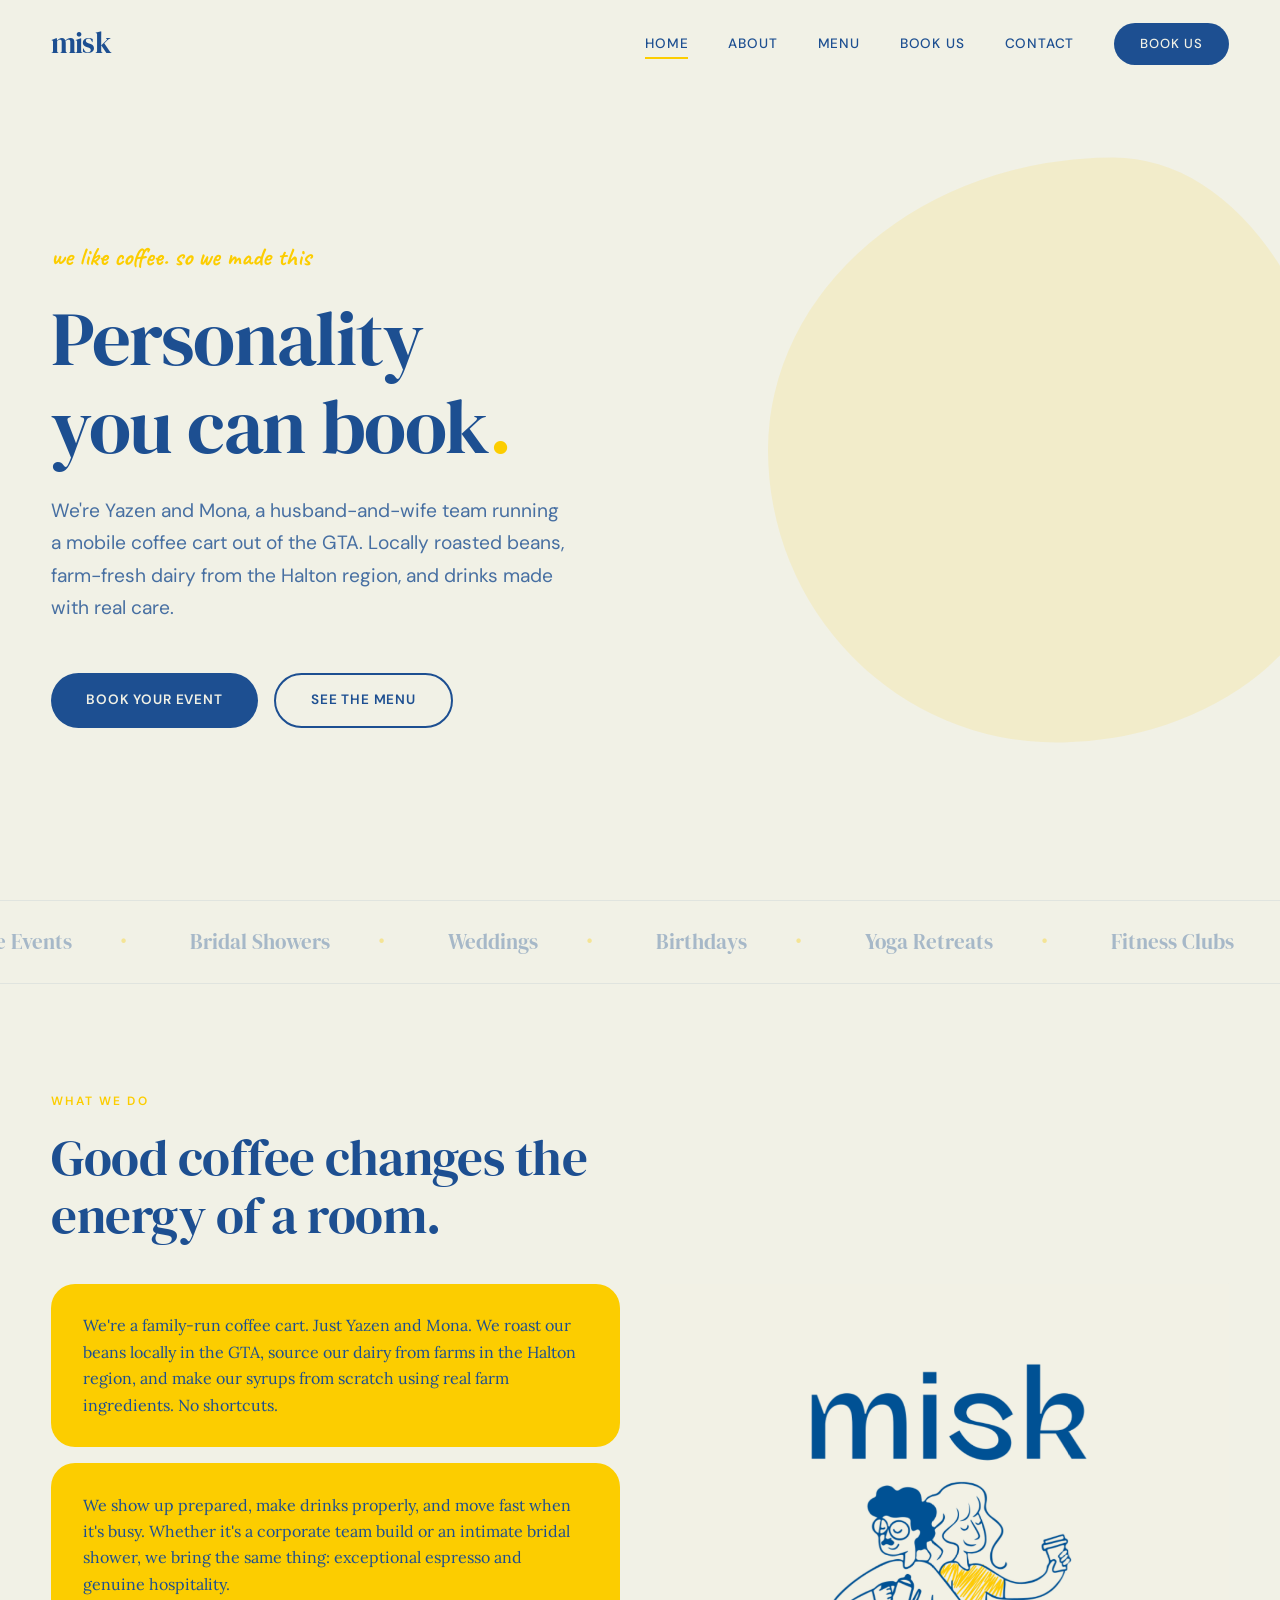
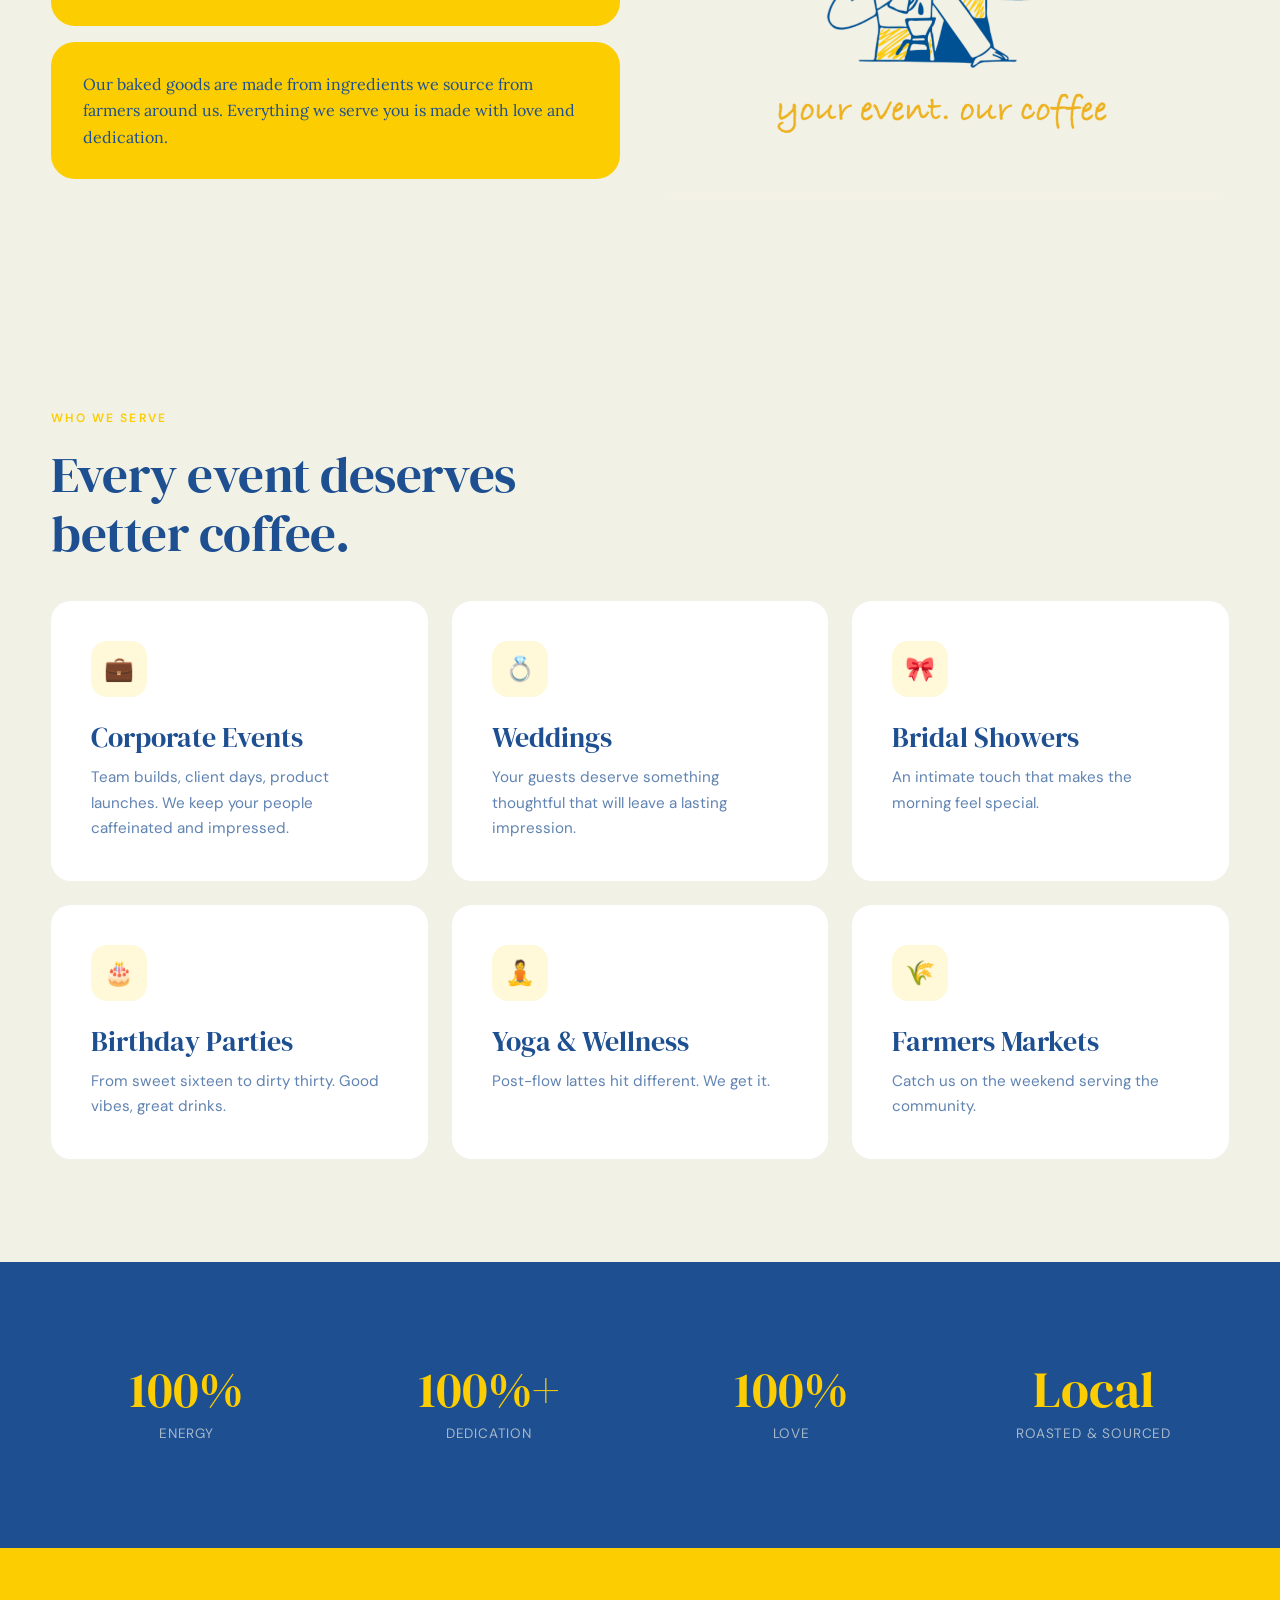
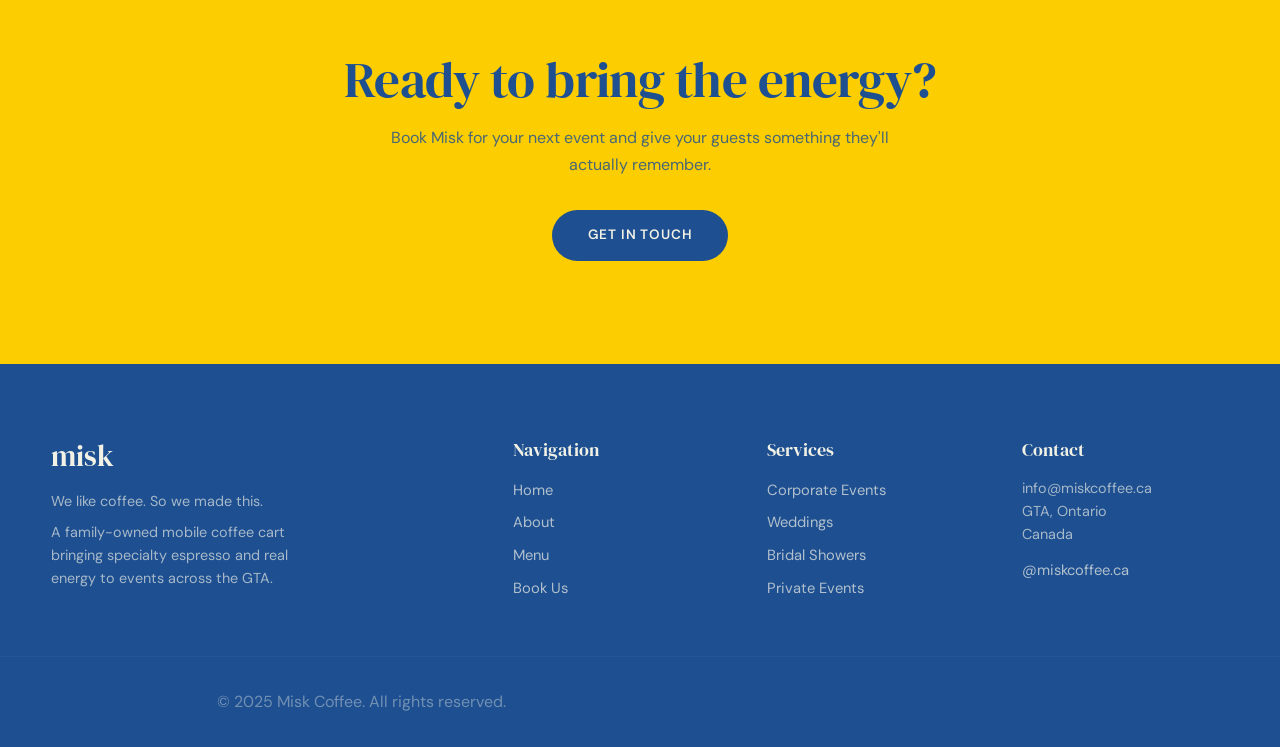
<file: index.html>
<!DOCTYPE html>
<html lang="en">
<head>
    <meta charset="UTF-8">
    <meta name="viewport" content="width=device-width, initial-scale=1.0">
    <title>Misk | Mobile Coffee Cart for Events in GTA</title>
    <meta name="description" content="Misk is a mobile coffee cart bringing specialty espresso and real energy to corporate events, weddings, bridal showers, and more across the Greater Toronto Area.">
    <link rel="preconnect" href="https://fonts.googleapis.com">
    <link rel="preconnect" href="https://fonts.gstatic.com" crossorigin>
    <link href="https://fonts.googleapis.com/css2?family=Caveat:wght@400;700&family=DM+Sans:wght@400;500;700&family=DM+Serif+Display:wght@400&display=swap" rel="stylesheet">
    <link href="https://fonts.googleapis.com/css2?family=Lora:wght@400;500&family=DM+Serif+Display&family=DM+Sans:wght@400;500;700&family=Caveat:wght@400;700&display=swap" rel="stylesheet">
    <link rel="stylesheet" href="styles.css">
</head>
<body>
    <!-- Navigation -->
    <nav class="navbar">
        <div class="nav-container">
            <a href="index.html" class="nav-logo">misk</a>

            <div class="nav-menu" id="navMenu">
                <a href="index.html" class="nav-link active">Home</a>
                <a href="about.html" class="nav-link">About</a>
                <a href="menu.html" class="nav-link">Menu</a>
                <a href="book.html" class="nav-link">Book Us</a>
                <a href="contact.html" class="nav-link">Contact</a>
                <a href="book.html" class="nav-link nav-cta">Book Us</a>
            </div>

            <div class="hamburger" id="hamburger">
                <span></span>
                <span></span>
                <span></span>
            </div>
        </div>
    </nav>

    <!-- Hero Section -->
    <section class="hero">
        <div class="hero-blob"></div>

        <div class="hero-content">
            <p class="hero-tagline">we like coffee. so we made this</p>
            <h1 class="hero-heading">Personality<br>you can book<span class="highlight">.</span></h1>
            <p class="hero-subtext" style="margin-bottom: 3rem;">We're Yazen and Mona, a husband-and-wife team running a mobile coffee cart out of the GTA. Locally roasted beans, farm-fresh dairy from the Halton region, and drinks made with real care.</strong></p>

            <div class="hero-buttons">
                <a href="book.html" class="btn btn-primary">Book Your Event</a>
                <a href="menu.html" class="btn btn-outline">See the Menu</a>
            </div>
        </div>
    </section>

    <!-- Marquee Strip -->
    <section class="marquee-section">
        <div class="marquee">
            <div class="marquee-track" id="marqueeTrack">
                <span class="marquee-item">Corporate Events</span>
                <span class="marquee-item">Bridal Showers</span>
                <span class="marquee-item">Weddings</span>
                <span class="marquee-item">Birthdays</span>
                <span class="marquee-item">Yoga Retreats</span>
                <span class="marquee-item">Fitness Clubs</span>
                <span class="marquee-item">Farmers Markets</span>
                <span class="marquee-item">Office Fun Days</span>
                <span class="marquee-item">Locally Sourced</span>
                <span class="marquee-item">Corporate Events</span>
                <span class="marquee-item">Bridal Showers</span>
                <span class="marquee-item">Weddings</span>
                <span class="marquee-item">Birthdays</span>
                <span class="marquee-item">Yoga Retreats</span>
                <span class="marquee-item">Fitness Clubs</span>
                <span class="marquee-item">Farmers Markets</span>
                <span class="marquee-item">Office Fun Days</span>
                <span class="marquee-item">Locally Sourced</span>
            </div>
        </div>
    </section>

    <!-- What We Do Section -->
    <section class="what-we-do fade-up">
        <div class="section-container">
            <div class="section-label">WHAT WE DO</div>
            <h2 class="section-heading">Good coffee changes the energy of a room.</h2>

                   <div style="display: grid; grid-template-columns: 1fr 1fr; gap: 40px; align-items: start;">

    <div style="display: flex; flex-direction: column; gap: 16px;">

        <div style="background: #FCCD00; border-radius: 24px; padding: 1.8rem 2rem;">
            <p style="color: #1D4F91; font-family: 'Lora', serif; margin: 0;">We're a family-run coffee cart. Just Yazen and Mona. We roast our beans locally in the GTA, source our dairy from farms in the Halton region, and make our syrups from scratch using real farm ingredients. No shortcuts.</p>
        </div>

        <div style="background: #FCCD00; border-radius: 24px; padding: 1.8rem 2rem;">
            <p style="color: #1D4F91; font-family: 'Lora', serif; margin: 0;">We show up prepared, make drinks properly, and move fast when it's busy. Whether it's a corporate team build or an intimate bridal shower, we bring the same thing: exceptional espresso and genuine hospitality.</p>
        </div>

        <div style="background: #FCCD00; border-radius: 24px; padding: 1.8rem 2rem;">
            <p style="color: #1D4F91; font-family: 'Lora', serif; margin: 0;">Our baked goods are made from ingredients we source from farmers around us. Everything we serve you is made with love and dedication.</p>
        </div>

    </div>

    <div style="position: sticky; top: 120px;">
        <img src="your_event.png" alt="Misk Coffee" style="width: 100%; object-fit: contain;">
  </div>

  </section>

    <!-- Event Types Section -->
    <section class="event-types fade-up">
        <div class="section-container">
            <div class="section-label">WHO WE SERVE</div>
            <h2 class="section-heading">Every event deserves better coffee.</h2>

            <div class="event-cards-grid">
                <div class="event-card fade-up">
                    <div class="event-icon">💼</div>
                    <h3>Corporate Events</h3>
                    <p>Team builds, client days, product launches. We keep your people caffeinated and impressed.</p>
                </div>

                <div class="event-card fade-up">
                    <div class="event-icon">💍</div>
                    <h3>Weddings</h3>
                    <p>Your guests deserve something thoughtful that will leave a lasting impression.</p>
                </div>

                <div class="event-card fade-up">
                    <div class="event-icon">🎀</div>
                    <h3>Bridal Showers</h3>
                    <p>An intimate touch that makes the morning feel special.</p>
                </div>

                <div class="event-card fade-up">
                    <div class="event-icon">🎂</div>
                    <h3>Birthday Parties</h3>
                    <p>From sweet sixteen to dirty thirty. Good vibes, great drinks.</p>
                </div>

                <div class="event-card fade-up">
                    <div class="event-icon">🧘</div>
                    <h3>Yoga & Wellness</h3>
                    <p>Post-flow lattes hit different. We get it.</p>
                </div>

                <div class="event-card fade-up">
                    <div class="event-icon">🌾</div>
                    <h3>Farmers Markets</h3>
                    <p>Catch us on the weekend serving the community.</p>
                </div>
            </div>
        </div>
    </section>

    <!-- Stats Section -->
    <section class="stats-section">
        <div class="section-container">
            <div class="stats-grid">
                <div class="stat-item fade-up">
                    <div class="stat-number">100%</div>
                    <div class="stat-label">Energy</div>
                </div>

                <div class="stat-item fade-up">
                    <div class="stat-number">100%+</div>
                    <div class="stat-label">Dedication</div>
                </div>

                <div class="stat-item fade-up">
                    <div class="stat-number">100%</div>
                    <div class="stat-label">Love</div>
                </div>

                <div class="stat-item fade-up">
                    <div class="stat-number">Local</div>
                    <div class="stat-label">Roasted & Sourced</div>
                </div>
            </div>
        </div>
    </section>

    <!-- CTA Section -->
    <section class="cta-section fade-up">
        <div class="section-container">
            <h2 class="cta-heading">Ready to bring the energy?</h2>
            <p class="cta-subtext">Book Misk for your next event and give your guests something they'll actually remember.</p>
            <a href="book.html" class="btn btn-primary">Get in Touch</a>
        </div>
    </section>

    <!-- Footer -->
    <footer class="footer">
        <div class="footer-content">
            <div class="footer-column">
                <h4 class="footer-heading">misk</h4>
                <p>We like coffee. So we made this.</p>
                <p class="footer-description">A family-owned mobile coffee cart bringing specialty espresso and real energy to events across the GTA.</p>
            </div>

            <div class="footer-column">
                <h4 class="footer-heading">Navigation</h4>
                <ul class="footer-links">
                    <li><a href="index.html">Home</a></li>
                    <li><a href="about.html">About</a></li>
                    <li><a href="menu.html">Menu</a></li>
                    <li><a href="book.html">Book Us</a></li>
                </ul>
            </div>

            <div class="footer-column">
                <h4 class="footer-heading">Services</h4>
                <ul class="footer-links">
                    <li><a href="#">Corporate Events</a></li>
                    <li><a href="#">Weddings</a></li>
                    <li><a href="#">Bridal Showers</a></li>
                    <li><a href="#">Private Events</a></li>
                </ul>
            </div>

            <div class="footer-column">
                <h4 class="footer-heading">Contact</h4>
                <p>info@miskcoffee.ca</p>
                <p>GTA, Ontario<br>Canada</p>
                <div class="social-links">
                    <a href="https://instagram.com/miskcoffee.ca" target="_blank" rel="noopener noreferrer">@miskcoffee.ca</a>
                </div>
            </div>
        </div>

        <div class="footer-bottom">
            <p>&copy; 2025 Misk Coffee. All rights reserved.</p>
        </div>
    </footer>

    <script>
        // Mobile Navigation Toggle
        const hamburger = document.getElementById('hamburger');
        const navMenu = document.getElementById('navMenu');

        hamburger.addEventListener('click', () => {
            hamburger.classList.toggle('active');
            navMenu.classList.toggle('active');
        });

        // Close mobile menu when a link is clicked
        document.querySelectorAll('.nav-link').forEach(link => {
            link.addEventListener('click', () => {
                hamburger.classList.remove('active');
                navMenu.classList.remove('active');
            });
        });

        // Scroll-based navbar background change
        const navbar = document.querySelector('.navbar');
        window.addEventListener('scroll', () => {
            if (window.scrollY > 50) {
                navbar.classList.add('scrolled');
            } else {
                navbar.classList.remove('scrolled');
            }
        });

        // Intersection Observer for fade-up animations
        const observerOptions = {
            threshold: 0.1,
            rootMargin: '0px 0px -50px 0px'
        };

        const observer = new IntersectionObserver((entries) => {
            entries.forEach(entry => {
                if (entry.isIntersecting) {
                    entry.target.classList.add('visible');
                    observer.unobserve(entry.target);
                }
            });
        }, observerOptions);

        document.querySelectorAll('.fade-up').forEach(el => {
            observer.observe(el);
        });

        // Smooth marquee animation
        const marqueeTrack = document.getElementById('marqueeTrack');
        let marqueePosition = 0;

        function animateMarquee() {
            marqueePosition -= 1;
            marqueeTrack.style.transform = `translateX(${marqueePosition}px)`;

            // Reset when scrolled far enough
            if (marqueePosition < -marqueeTrack.offsetWidth / 2) {
                marqueePosition = 0;
            }

            requestAnimationFrame(animateMarquee);
        }

        animateMarquee();
    </script>
</body>
</html>
</file>
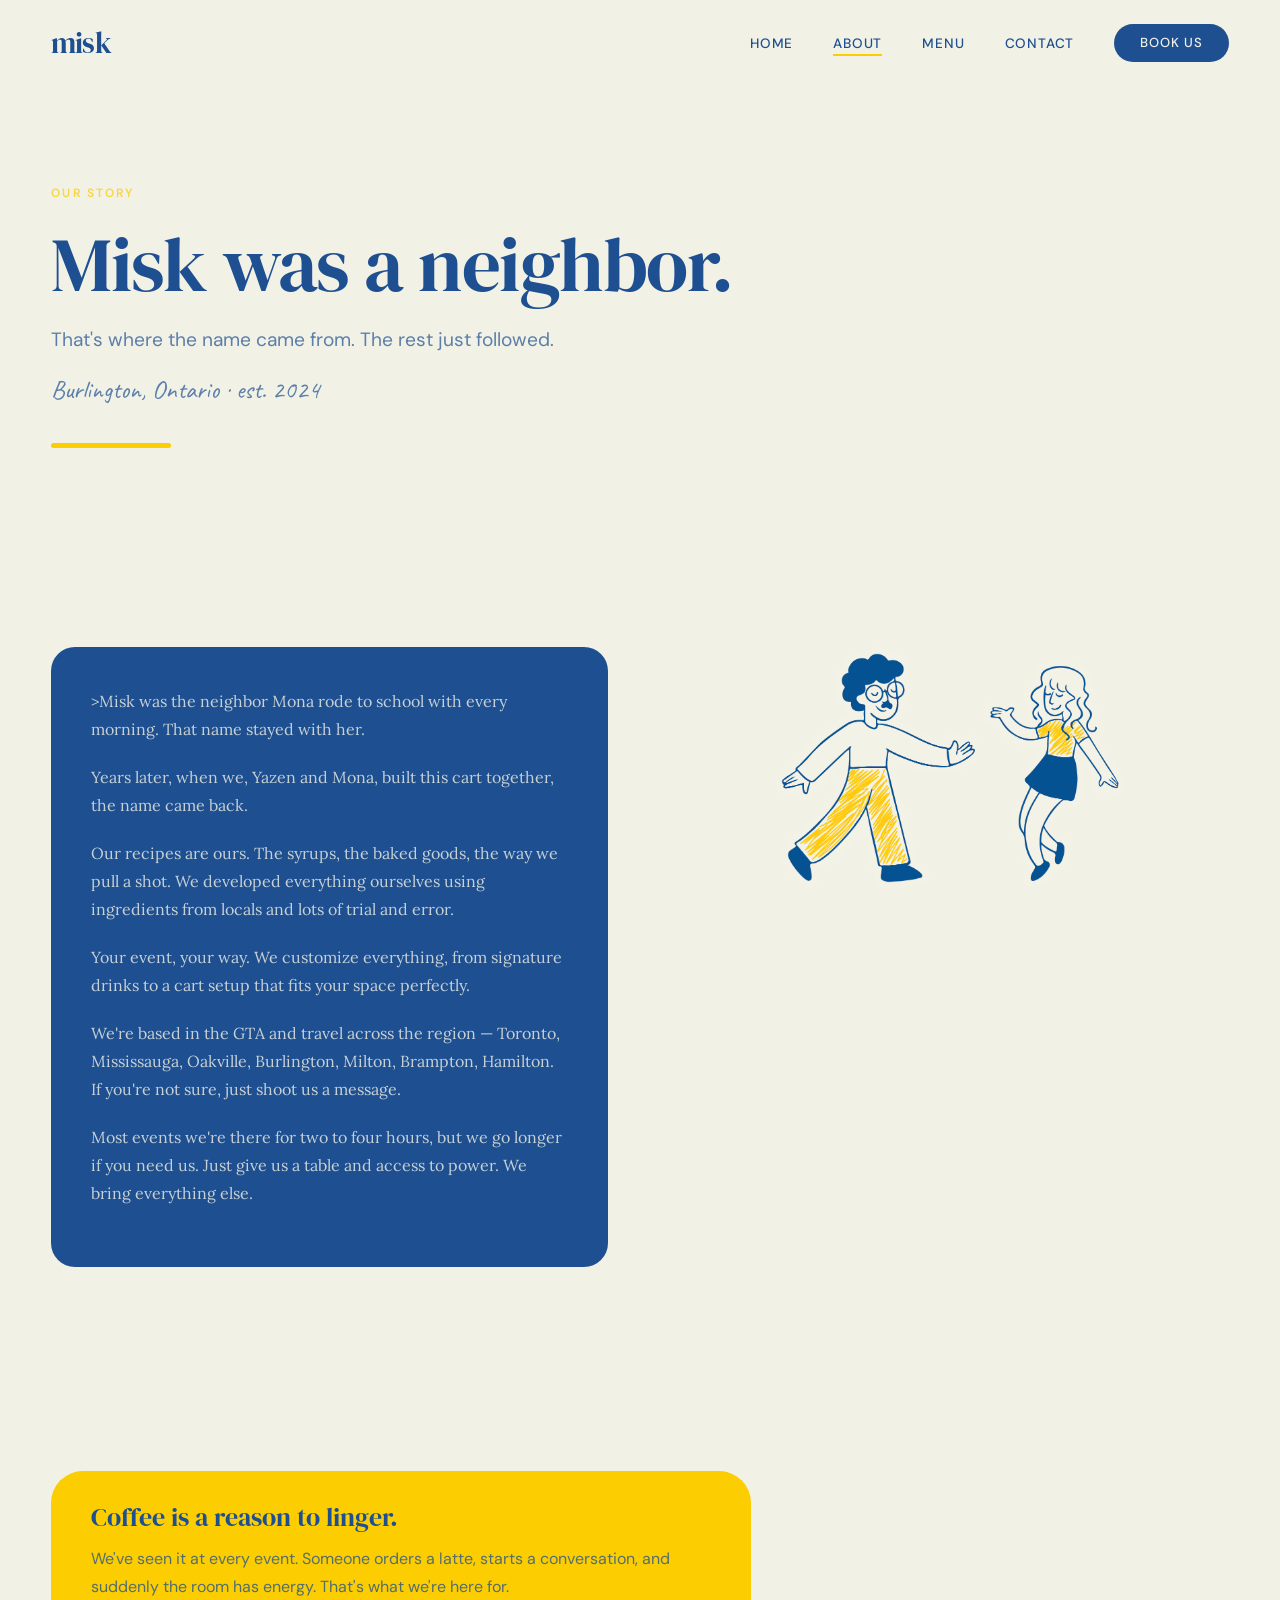
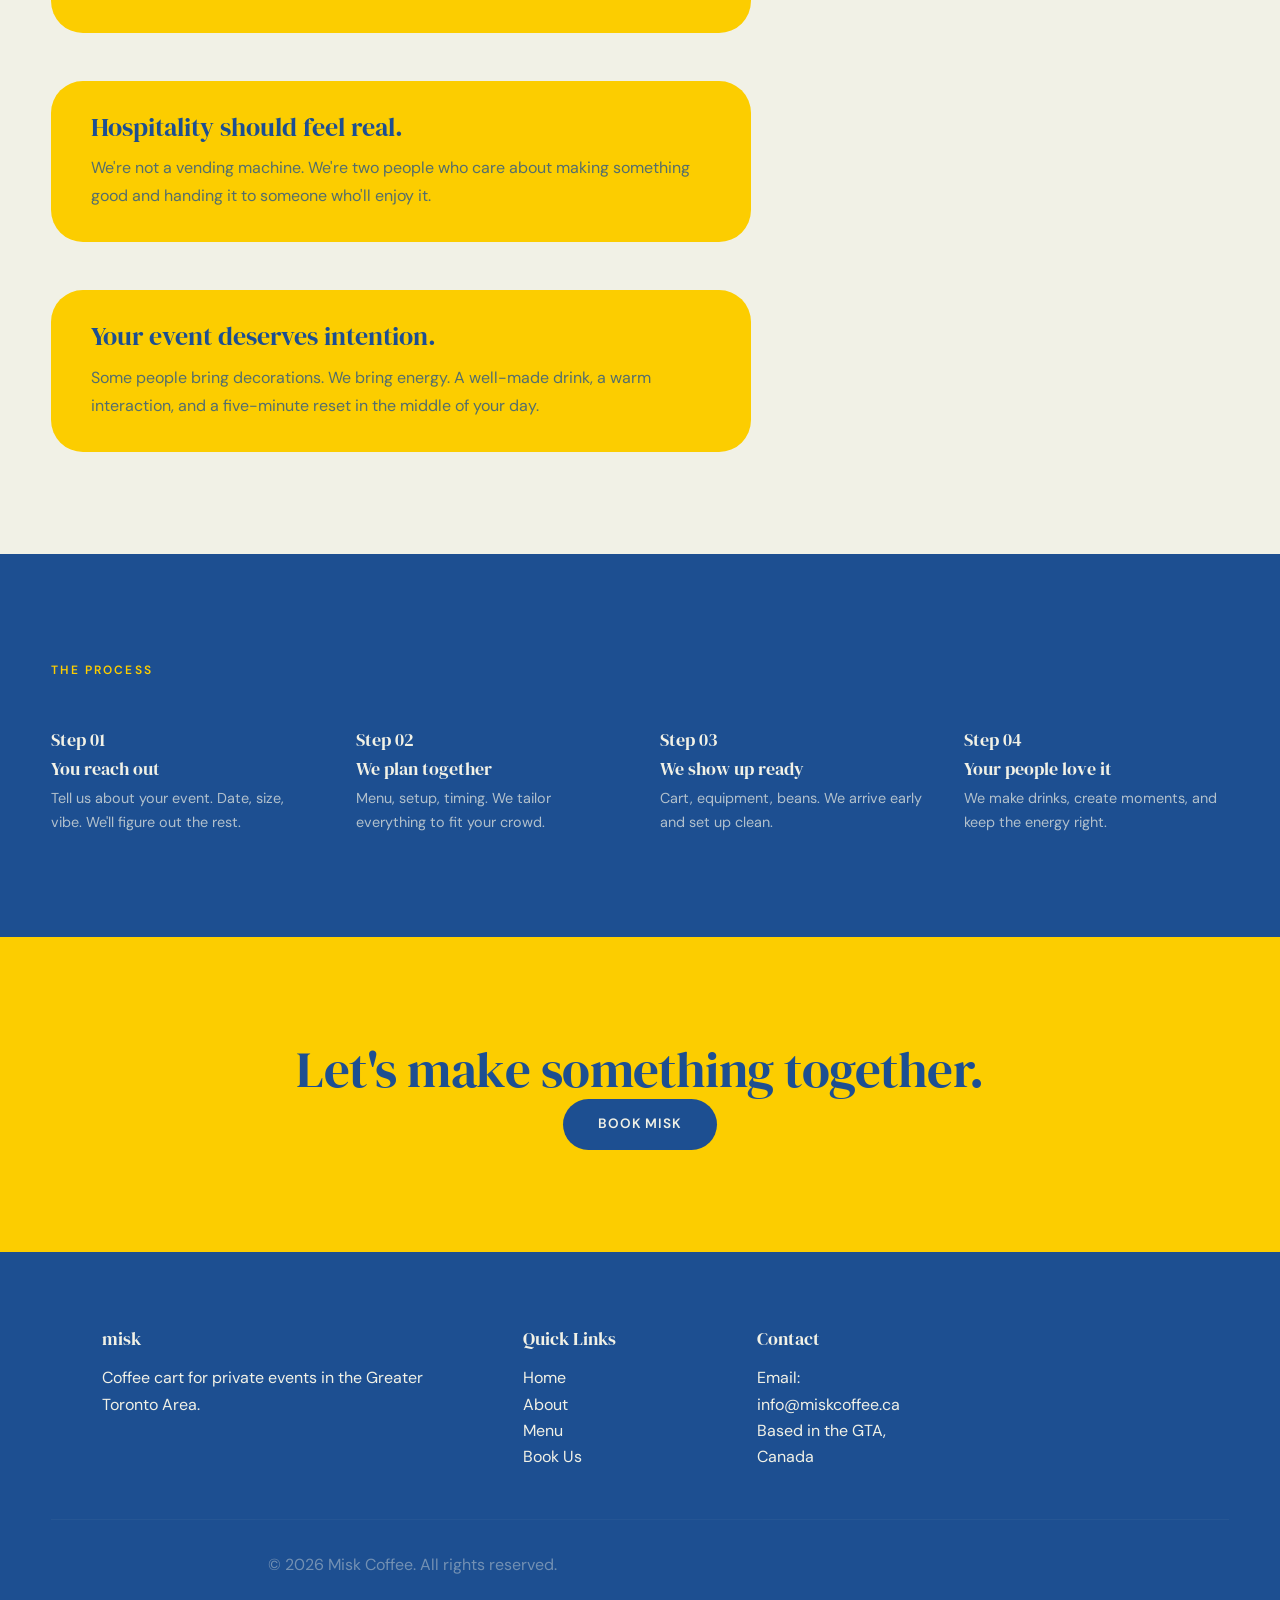
<file: about.html>
<!DOCTYPE html>
<html lang="en">
<head>
    <meta charset="UTF-8">
    <meta name="viewport" content="width=device-width, initial-scale=1.0">
    <title>About Misk | Coffee Cart for Private Events in Toronto</title>
    <meta name="description" content="Learn the story behind Misk, a husband-and-wife coffee cart serving the Greater Toronto Area for private events.">
    <link rel="stylesheet" href="styles.css">
    <link rel="preconnect" href="https://fonts.googleapis.com">
    <link rel="preconnect" href="https://fonts.gstatic.com" crossorigin>
    <link href="https://fonts.googleapis.com/css2?family=Caveat:wght@400;700&family=DM+Sans:wght@400;500;700&family=DM+Serif+Display:wght@400&display=swap" rel="stylesheet">
    <link href="https://fonts.googleapis.com/css2?family=Lora:wght@400;500&family=DM+Serif+Display&family=DM+Sans:wght@400;500;700&family=Caveat:wght@400;700&display=swap" rel="stylesheet">
</head>
<body>
    <!-- Navigation -->
    <nav class="navbar">
        <div class="navbar-container">
            <a href="index.html" class="navbar-logo">misk</a>
            <button class="nav-toggle" aria-label="Toggle navigation menu">
                <span></span>
                <span></span>
                <span></span>
            </button>
            <ul class="nav-menu">
                <li class="nav-item">
                    <a href="index.html" class="nav-link">Home</a>
                </li>
                <li class="nav-item">
                    <a href="about.html" class="nav-link active">About</a>
                </li>
                <li class="nav-item">
                    <a href="menu.html" class="nav-link">Menu</a>
                </li>
                <li class="nav-item">
                    <a href="contact.html" class="nav-link">Contact</a>
                </li>
                <li class="nav-item">
                    <a href="book.html" class="nav-link nav-cta">Book Us</a>
                </li>
            </ul>
        </div>
    </nav>

    <!-- Page Hero -->
    <section class="page-hero">
        <div class="hero-content">
            <p class="section-label">OUR STORY</p>
            <h1>Misk was a neighbor.</h1>
            <p class="hero-subtext">That's where the name came from. The rest just followed.</p>
            <p style="font-family: 'Caveat', cursive; font-size: 1.6rem; color: #1D4F91; margin-top: 12px;">Burlington, Ontario · est. 2024</p>
            <div style="width: 120px; height: 5px; background: #FCCD00; border-radius: 4px; margin: 32px 0;"></div>
        </div>
    </section>

    <!-- Origin Story -->
    <section class="origin-story">
        <div class="container">
            <div class="origin-grid">
                <div class="origin-text" style="background: #1D4F91; border-radius: 24px; padding: 2.5rem;">
                    <p style="color: #F1F1E6; font-family: 'Lora', serif;">>Misk was the neighbor Mona rode to school with every morning. That name stayed with her.</p>
                    <p style="color: #F1F1E6; font-family: 'Lora', serif;">Years later, when we, Yazen and Mona, built this cart together, the name came back.</p>
                    <p style="color: #F1F1E6; font-family: 'Lora', serif;">Our recipes are ours. The syrups, the baked goods, the way we pull a shot. We developed everything ourselves using ingredients from locals and lots of trial and error.</p>
                    <p style="color: #F1F1E6; font-family: 'Lora', serif;">Your event, your way. We customize everything, from signature drinks to a cart setup that fits your space perfectly.</p>
                    <p style="color: #F1F1E6; font-family: 'Lora', serif;">We're based in the GTA and travel across the region — Toronto, Mississauga, Oakville, Burlington, Milton, Brampton, Hamilton. If you're not sure, just shoot us a message.</p>
                    <p style="color: #F1F1E6; font-family: 'Lora', serif;">Most events we're there for two to four hours, but we go longer if you need us. Just give us a table and access to power. We bring everything else.</p>
                </div>
                <div class="origin-image">
                    <img src="founders-dancing.png" alt="Yazen and Mona" 
     style="max-width: 350px; margin: 0 auto; display: block;">
                </div>
            </div>
        </div>
    </section>

    <!-- What We Believe -->
    <section class="beliefs">
        <div class="container">
            <div class="beliefs-grid">
                <article class="belief-block" style="background: #FCCD00; border-radius: 32px; padding: 2rem 2.5rem;">
                    <h3>Coffee is a reason to linger.</h3>
                    <p>We've seen it at every event. Someone orders a latte, starts a conversation, and suddenly the room has energy. That's what we're here for.</p>
                </article>
                <article class="belief-block" style="background: #FCCD00; border-radius: 32px; padding: 2rem 2.5rem;">
                    <h3>Hospitality should feel real.</h3>
                    <p>We're not a vending machine. We're two people who care about making something good and handing it to someone who'll enjoy it.</p>
                </article>
                <article class="belief-block" style="background: #FCCD00; border-radius: 32px; padding: 2rem 2.5rem;">
                    <h3>Your event deserves intention.</h3>
                    <p>Some people bring decorations. We bring energy. A well-made drink, a warm interaction, and a five-minute reset in the middle of your day.</p>
                </article>
            </div>
        </div>
    </section>

    <!-- How We Work -->
    <section class="how-we-work" style="background-color: #1d4f91;">
        <div class="container">
            <p class="section-label" style="color: #fccd00;">THE PROCESS</p>
            <div class="process-grid">
                <div class="process-step">
                    <h4>Step 01</h4>
                    <h3>You reach out</h3>
                    <p>Tell us about your event. Date, size, vibe. We'll figure out the rest.</p>
                </div>
                <div class="process-step">
                    <h4>Step 02</h4>
                    <h3>We plan together</h3>
                    <p>Menu, setup, timing. We tailor everything to fit your crowd.</p>
                </div>
                <div class="process-step">
                    <h4>Step 03</h4>
                    <h3>We show up ready</h3>
                    <p>Cart, equipment, beans. We arrive early and set up clean.</p>
                </div>
                <div class="process-step">
                    <h4>Step 04</h4>
                    <h3>Your people love it</h3>
                    <p>We make drinks, create moments, and keep the energy right.</p>
                </div>
            </div>
        </div>
    </section>

    <!-- CTA Section -->
    <section class="cta-section" style="background-color: #fccd00;">
        <div class="container">
            <h2>Let's make something together.</h2>
            <a href="book.html" class="btn btn-primary">Book Misk</a>
        </div>
    </section>

    <!-- Footer -->
    <footer class="footer">
        <div class="container">
            <div class="footer-content">
                <div class="footer-section">
                    <h4>misk</h4>
                    <p>Coffee cart for private events in the Greater Toronto Area.</p>
                </div>
                <div class="footer-section">
                    <h4>Quick Links</h4>
                    <ul>
                        <li><a href="index.html">Home</a></li>
                        <li><a href="about.html">About</a></li>
                        <li><a href="menu.html">Menu</a></li>
                        <li><a href="book.html">Book Us</a></li>
                    </ul>
                </div>
                <div class="footer-section">
                    <h4>Contact</h4>
                    <p>Email: <a href="mailto:info@miskcoffee.ca">info@miskcoffee.ca</a></p>
                    <p>Based in the GTA, Canada</p>
                </div>
            </div>
            <div class="footer-bottom">
                <p>&copy; 2026 Misk Coffee. All rights reserved.</p>
            </div>
        </div>
    </footer>

    <script>
        // Mobile Nav Toggle
        const navToggle = document.querySelector('.nav-toggle');
        const navMenu = document.querySelector('.nav-menu');

        navToggle.addEventListener('click', () => {
            navMenu.classList.toggle('active');
            navToggle.classList.toggle('active');
        });

        // Close menu when a link is clicked
        document.querySelectorAll('.nav-link').forEach(link => {
            link.addEventListener('click', () => {
                navMenu.classList.remove('active');
                navToggle.classList.remove('active');
            });
        });

        // Scroll Navbar
        const navbar = document.querySelector('.navbar');
        window.addEventListener('scroll', () => {
            if (window.scrollY > 50) {
                navbar.classList.add('scrolled');
            } else {
                navbar.classList.remove('scrolled');
            }
        });

        // Intersection Observer for Fade-up Animations
        const observerOptions = {
            threshold: 0.1,
            rootMargin: '0px 0px -100px 0px'
        };

        const observer = new IntersectionObserver((entries) => {
            entries.forEach(entry => {
                if (entry.isIntersecting) {
                    entry.target.classList.add('fade-in');
                }
            });
        }, observerOptions);

        // Observe sections and key elements
        document.querySelectorAll('section, .belief-block, .process-step').forEach(element => {
            observer.observe(element);
        });
    </script>
</body>
</html>
</file>
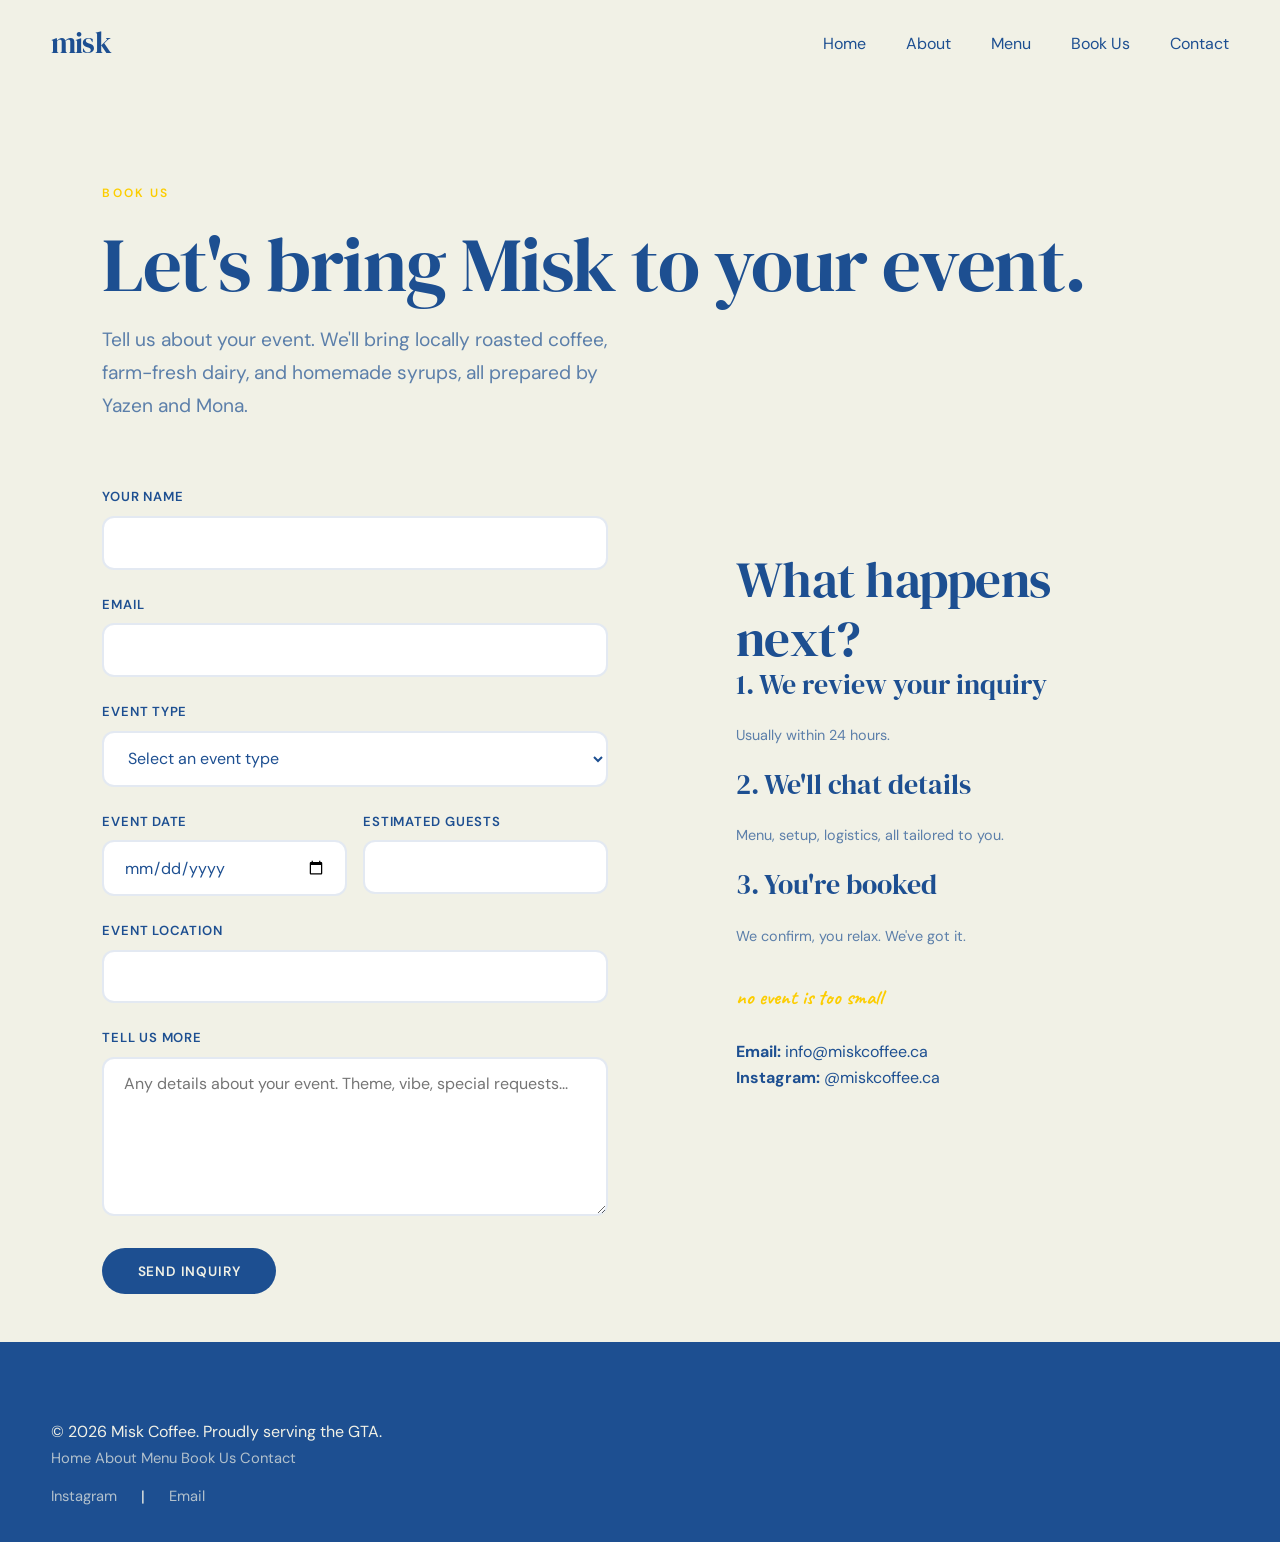
<file: book.html>
<!DOCTYPE html>
<html lang="en">
<head>
    <meta charset="UTF-8">
    <meta name="viewport" content="width=device-width, initial-scale=1.0">
    <title>Book Us | Misk Coffee</title>
    <link rel="stylesheet" href="styles.css">
    <link href="https://fonts.googleapis.com/css2?family=Caveat:wght@400;700&family=DM+Sans:wght@400;500;700&family=DM+Serif+Display:wght@400&display=swap" rel="stylesheet">
</head>
<body>
    <!-- Navigation -->
    <nav class="navbar">
        <div class="container nav-container">
            <div class="logo">misk</div>
            <div class="nav-toggle" id="navToggle">
                <span></span>
                <span></span>
                <span></span>
            </div>
            <ul class="nav-menu" id="navMenu">
                <li><a href="index.html">Home</a></li>
                <li><a href="about.html">About</a></li>
                <li><a href="menu.html">Menu</a></li>
                <li><a href="book.html" class="active">Book Us</a></li>
                <li><a href="contact.html">Contact</a></li>
            </ul>
        </div>
    </nav>

    <!-- Page Hero -->
    <header class="page-hero">
        <div class="container">
            <span class="hero-label">BOOK US</span>
            <h1>Let's bring Misk to your event.</h1>
            <p class="hero-subtext">Tell us about your event. We'll bring locally roasted coffee, farm-fresh dairy, and homemade syrups, all prepared by Yazen and Mona.</p>
        </div>
    </header>

    <!-- Main Content -->
    <main class="page-content">
        <div class="container">
            <div class="two-column">
                <!-- Left Column: Booking Form -->
                <div class="column-left">
                    <form class="booking-form" action="#" method="POST">
                        <div class="form-group">
                            <label for="name">Your Name</label>
                            <input type="text" id="name" name="name" required>
                        </div>

                        <div class="form-group">
                            <label for="email">Email</label>
                            <input type="email" id="email" name="email" required>
                        </div>

                        <div class="form-group">
                            <label for="event-type">Event Type</label>
                            <select id="event-type" name="event-type" required>
                                <option value="">Select an event type</option>
                                <option value="corporate">Corporate Event</option>
                                <option value="wedding">Wedding</option>
                                <option value="bridal-shower">Bridal Shower</option>
                                <option value="birthday">Birthday Party</option>
                                <option value="wellness">Yoga / Wellness</option>
                                <option value="farmers-market">Farmers Market</option>
                                <option value="other">Other</option>
                            </select>
                        </div>

                        <div class="form-row">
                            <div class="form-group">
                                <label for="event-date">Event Date</label>
                                <input type="date" id="event-date" name="event-date" required>
                            </div>
                            <div class="form-group">
                                <label for="guests">Estimated Guests</label>
                                <input type="number" id="guests" name="guests" min="1" required>
                            </div>
                        </div>

                        <div class="form-group">
                            <label for="location">Event Location</label>
                            <input type="text" id="location" name="location" required>
                        </div>

                        <div class="form-group">
                            <label for="details">Tell Us More</label>
                            <textarea id="details" name="details" rows="6" placeholder="Any details about your event. Theme, vibe, special requests..."></textarea>
                        </div>

                        <button type="submit" class="btn btn-primary" style="margin-bottom: 48px;">Send Inquiry</button>
                    </form>
                </div>

                <!-- Right Column: Info Sidebar -->
                <div class="column-right">
                    <aside class="info-sidebar">
                        <h2>What happens next?</h2>

                        <div class="steps">
                            <div class="step">
                                <h3>1. We review your inquiry</h3>
                                <p>Usually within 24 hours.</p>
                            </div>
                            <div class="step">
                                <h3>2. We'll chat details</h3>
                                <p>Menu, setup, logistics, all tailored to you.</p>
                            </div>
                            <div class="step">
                                <h3>3. You're booked</h3>
                                <p>We confirm, you relax. We've got it.</p>
                            </div>
                        </div>

                        <p class="caveat-note">no event is too small</p>

                        <div class="contact-info">
                            <p><strong>Email:</strong> <a href="mailto:info@miskcoffee.ca">info@miskcoffee.ca</a></p>
                            <p><strong>Instagram:</strong> <a href="https://instagram.com/miskcoffee.ca" target="_blank">@miskcoffee.ca</a></p>
                        </div>
                    </aside>
                </div>
            </div>
        </div>
    </main>

    <!-- Footer -->
    <footer class="footer">
        <div class="container">
            <p>&copy; 2026 Misk Coffee. Proudly serving the GTA.</p>
            <div class="footer-links">
                <a href="index.html">Home</a>
                <a href="about.html">About</a>
                <a href="menu.html">Menu</a>
                <a href="book.html">Book Us</a>
                <a href="contact.html">Contact</a>
            </div>
            <p class="footer-social">
                <a href="https://instagram.com/miskcoffee.ca" target="_blank">Instagram</a> |
                <a href="mailto:info@miskcoffee.ca">Email</a>
            </p>
        </div>
    </footer>

    <!-- Scripts -->
    <script>
        // Mobile Nav Toggle
        const navToggle = document.getElementById('navToggle');
        const navMenu = document.getElementById('navMenu');

        navToggle.addEventListener('click', function() {
            navMenu.classList.toggle('active');
            navToggle.classList.toggle('active');
        });

        // Close mobile menu when link is clicked
        document.querySelectorAll('.nav-menu a').forEach(link => {
            link.addEventListener('click', function() {
                navMenu.classList.remove('active');
                navToggle.classList.remove('active');
            });
        });

        // Scroll Nav
        window.addEventListener('scroll', function() {
            const navbar = document.querySelector('.navbar');
            if (window.scrollY > 50) {
                navbar.classList.add('scrolled');
            } else {
                navbar.classList.remove('scrolled');
            }
        });

        // Fade-up Intersection Observer
        const observerOptions = {
            threshold: 0.1,
            rootMargin: '0px 0px -100px 0px'
        };

        const observer = new IntersectionObserver(function(entries) {
            entries.forEach(entry => {
                if (entry.isIntersecting) {
                    entry.target.classList.add('fade-in');
                    observer.unobserve(entry.target);
                }
            });
        }, observerOptions);

        document.querySelectorAll('[data-fade]').forEach(el => {
            observer.observe(el);
        });
    </script>
</body>
</html>
</file>
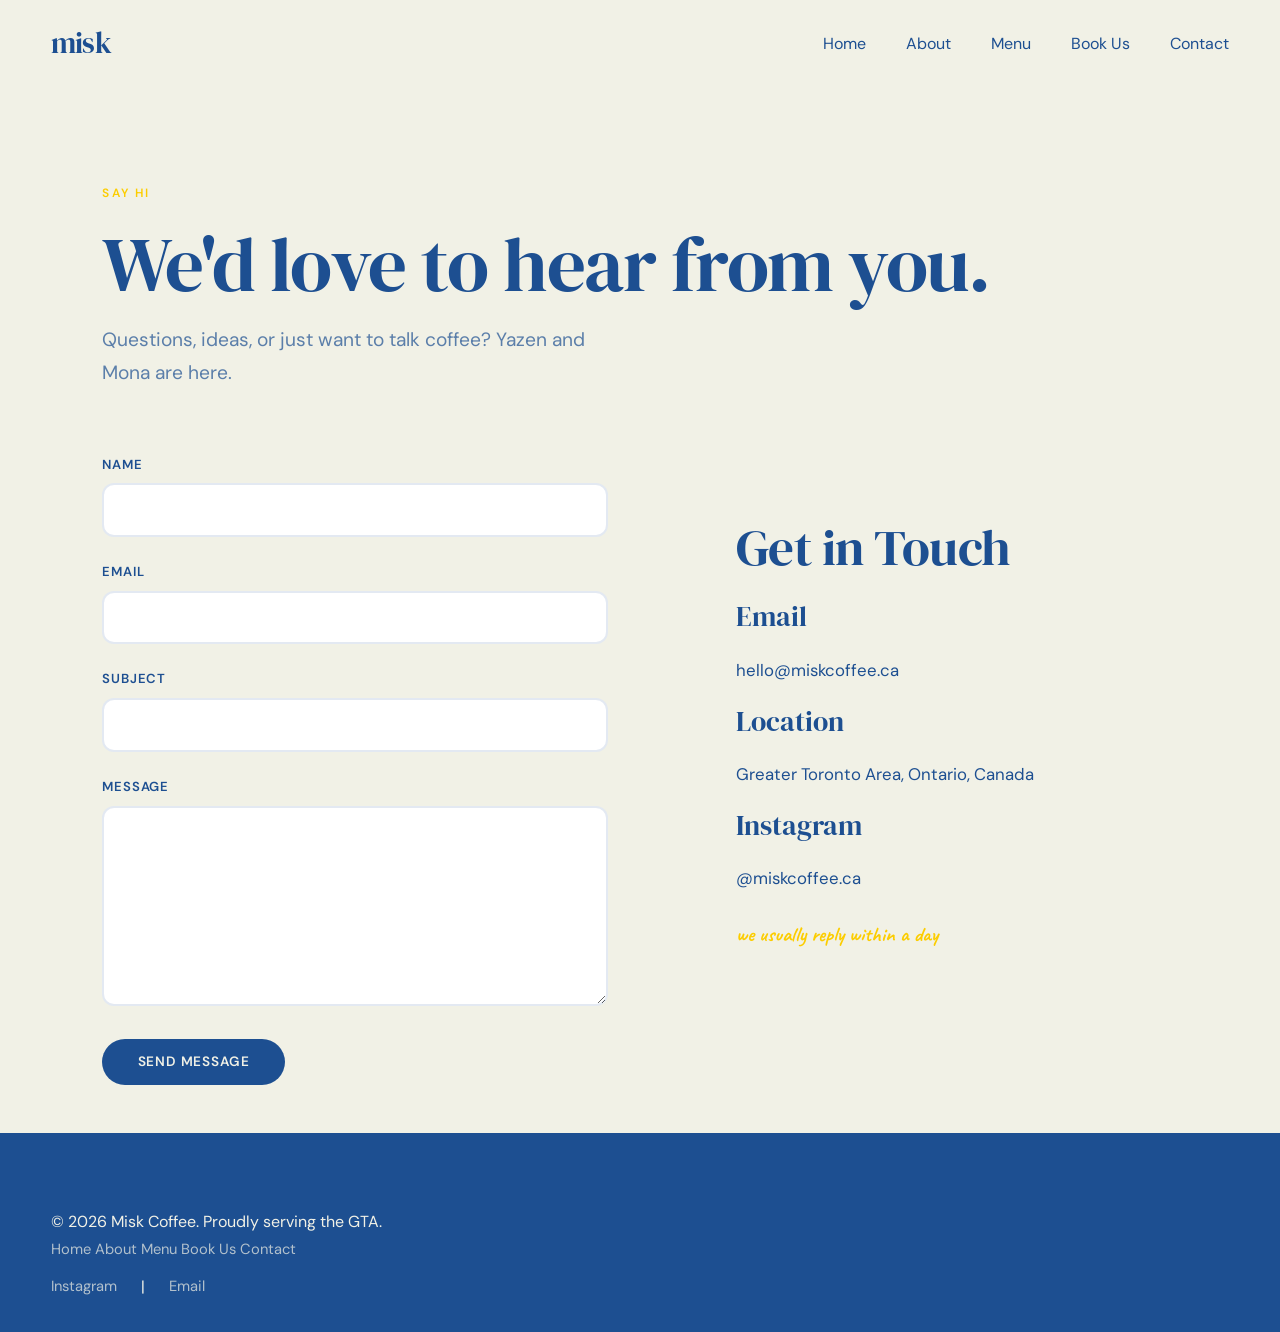
<file: contact.html>
<!DOCTYPE html>
<html lang="en">
<head>
    <meta charset="UTF-8">
    <meta name="viewport" content="width=device-width, initial-scale=1.0">
    <title>Contact | Misk Coffee</title>
    <link rel="stylesheet" href="styles.css">
    <link href="https://fonts.googleapis.com/css2?family=Caveat:wght@400;700&family=DM+Sans:wght@400;500;700&family=DM+Serif+Display:wght@400&display=swap" rel="stylesheet">
</head>
<body>
    <!-- Navigation -->
    <nav class="navbar">
        <div class="container nav-container">
            <div class="logo">misk</div>
            <div class="nav-toggle" id="navToggle">
                <span></span>
                <span></span>
                <span></span>
            </div>
            <ul class="nav-menu" id="navMenu">
                <li><a href="index.html">Home</a></li>
                <li><a href="about.html">About</a></li>
                <li><a href="menu.html">Menu</a></li>
                <li><a href="book.html">Book Us</a></li>
                <li><a href="contact.html" class="active">Contact</a></li>
            </ul>
        </div>
    </nav>

    <!-- Page Hero -->
    <header class="page-hero">
        <div class="container">
            <span class="hero-label">SAY HI</span>
            <h1>We'd love to hear from you.</h1>
            <p class="hero-subtext">Questions, ideas, or just want to talk coffee? Yazen and Mona are here.</p>
        </div>
    </header>

    <!-- Main Content -->
    <main class="page-content">
        <div class="container">
            <div class="two-column">
                <!-- Left Column: Contact Form -->
                <div class="column-left">
                    <form class="contact-form" action="#" method="POST">
                        <div class="form-group">
                            <label for="name">Name</label>
                            <input type="text" id="name" name="name" required>
                        </div>

                        <div class="form-group">
                            <label for="email">Email</label>
                            <input type="email" id="email" name="email" required>
                        </div>

                        <div class="form-group">
                            <label for="subject">Subject</label>
                            <input type="text" id="subject" name="subject" required>
                        </div>

                        <div class="form-group">
                            <label for="message">Message</label>
                            <textarea id="message" name="message" rows="8" required></textarea>
                        </div>

                        <button type="submit" class="btn btn-primary" style="margin-bottom: 48px;">Send message</button>
                    </form>
                </div>

                <!-- Right Column: Contact Info -->
                <div class="column-right">
                    <aside class="info-sidebar">
                        <h2>Get in Touch</h2>

                        <div class="contact-details">
                            <div class="detail-item">
                                <h3>Email</h3>
                                <p><a href="mailto:hello@miskcoffee.ca">hello@miskcoffee.ca</a></p>
                            </div>

                            <div class="detail-item">
                                <h3>Location</h3>
                                <p>Greater Toronto Area, Ontario, Canada</p>
                            </div>

                            <div class="detail-item">
                                <h3>Instagram</h3>
                                <p><a href="https://instagram.com/miskcoffee.ca" target="_blank">@miskcoffee.ca</a></p>
                            </div>
                        </div>

                        <p class="caveat-note">we usually reply within a day</p>
                    </aside>
                </div>
            </div>
        </div>
    </main>

    <!-- Footer -->
    <footer class="footer">
        <div class="container">
            <p>&copy; 2026 Misk Coffee. Proudly serving the GTA.</p>
            <div class="footer-links">
                <a href="index.html">Home</a>
                <a href="about.html">About</a>
                <a href="menu.html">Menu</a>
                <a href="book.html">Book Us</a>
                <a href="contact.html">Contact</a>
            </div>
            <p class="footer-social">
                <a href="https://instagram.com/miskcoffee.ca" target="_blank">Instagram</a> |
                <a href="mailto:info@miskcoffee.ca">Email</a>
            </p>
        </div>
    </footer>

    <!-- Scripts -->
    <script>
        // Mobile Nav Toggle
        const navToggle = document.getElementById('navToggle');
        const navMenu = document.getElementById('navMenu');

        navToggle.addEventListener('click', function() {
            navMenu.classList.toggle('active');
            navToggle.classList.toggle('active');
        });

        // Close mobile menu when link is clicked
        document.querySelectorAll('.nav-menu a').forEach(link => {
            link.addEventListener('click', function() {
                navMenu.classList.remove('active');
                navToggle.classList.remove('active');
            });
        });

        // Scroll Nav
        window.addEventListener('scroll', function() {
            const navbar = document.querySelector('.navbar');
            if (window.scrollY > 50) {
                navbar.classList.add('scrolled');
            } else {
                navbar.classList.remove('scrolled');
            }
        });

        // Fade-up Intersection Observer
        const observerOptions = {
            threshold: 0.1,
            rootMargin: '0px 0px -100px 0px'
        };

        const observer = new IntersectionObserver(function(entries) {
            entries.forEach(entry => {
                if (entry.isIntersecting) {
                    entry.target.classList.add('fade-in');
                    observer.unobserve(entry.target);
                }
            });
        }, observerOptions);

        document.querySelectorAll('[data-fade]').forEach(el => {
            observer.observe(el);
        });
    </script>
</body>
</html>
</file>
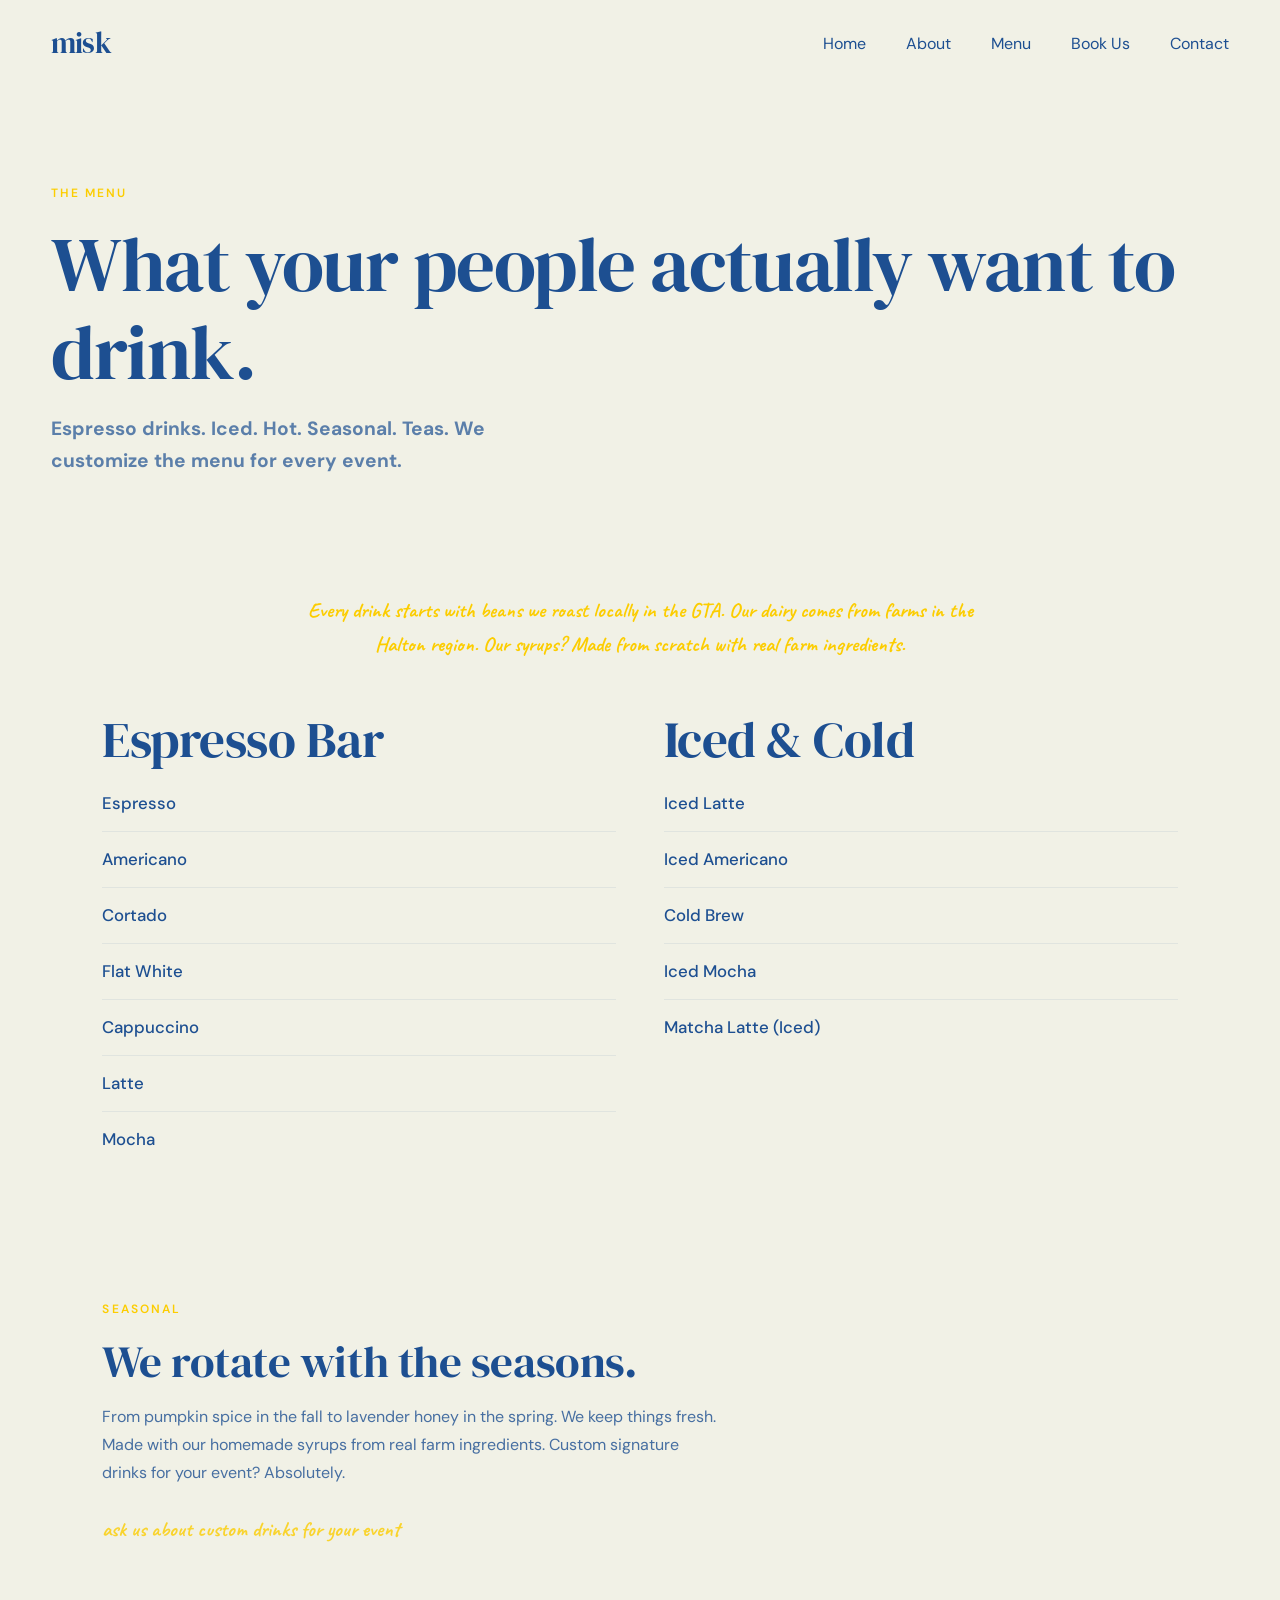
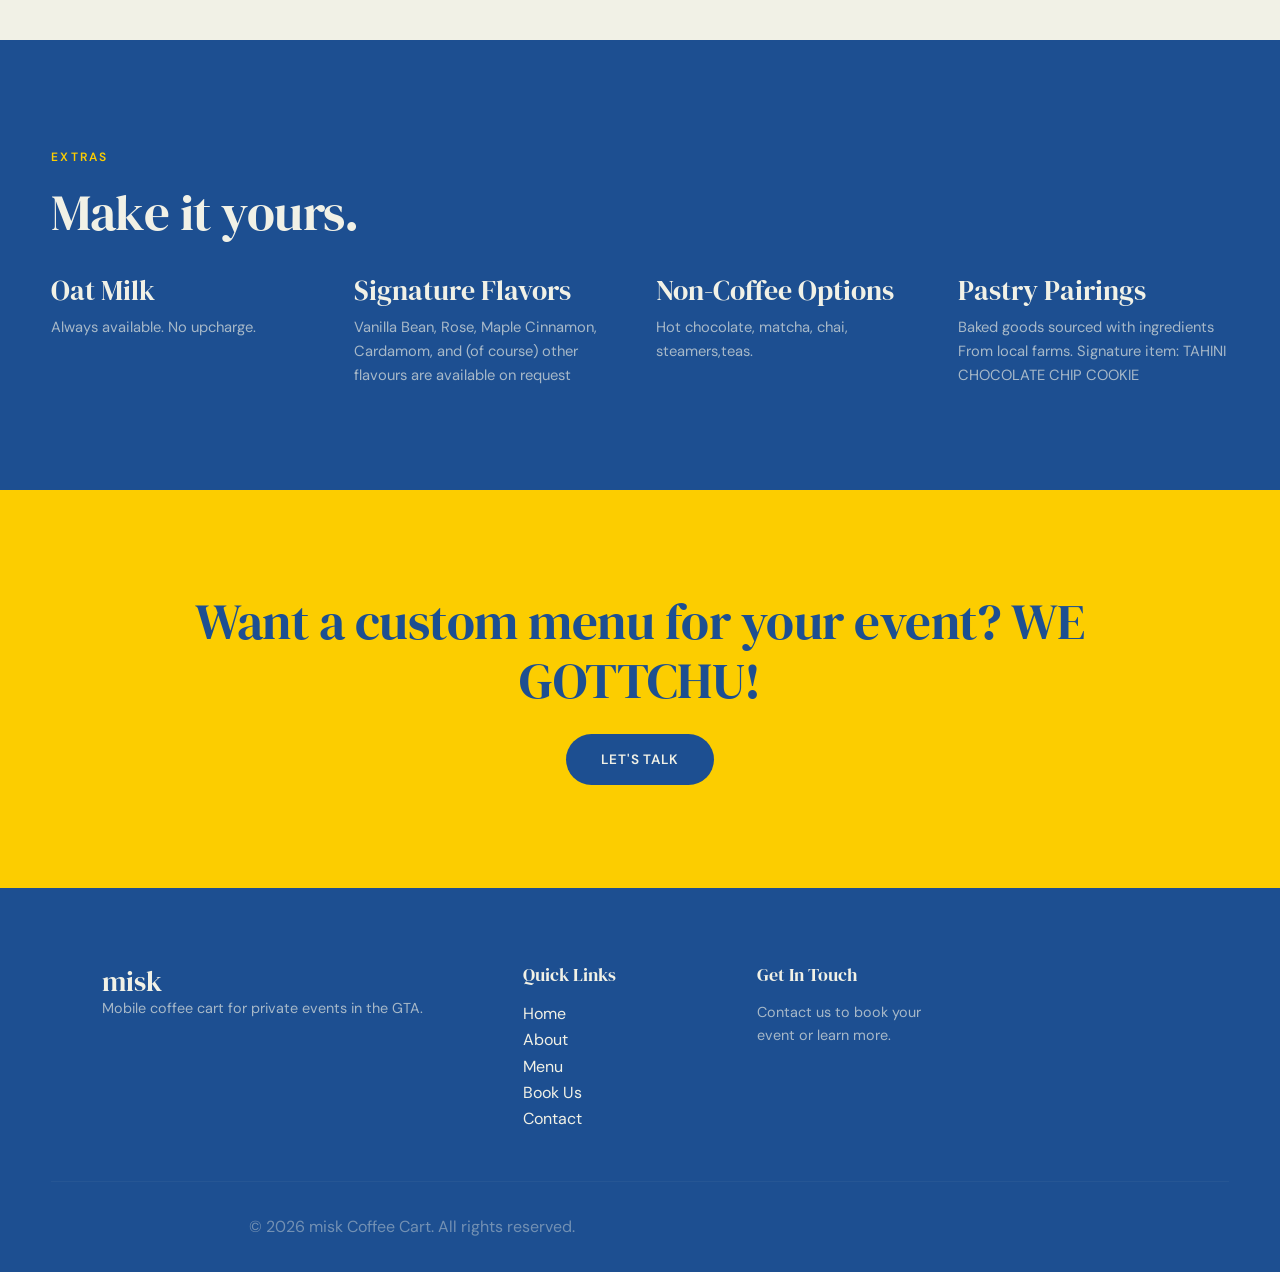
<file: menu.html>
<!DOCTYPE html>
<html lang="en">
<head>
    <meta charset="UTF-8">
    <meta name="viewport" content="width=device-width, initial-scale=1.0">
    <title>Menu - misk Coffee Cart</title>
    <link rel="stylesheet" href="styles.css">
    <link rel="preconnect" href="https://fonts.googleapis.com">
    <link rel="preconnect" href="https://fonts.gstatic.com" crossorigin>
    <link href="https://fonts.googleapis.com/css2?family=DM+Serif+Display:ital@0;1&family=DM+Sans:ital,opsz,wght@0,9..146,100..700;1,9..146,100..700&family=Caveat:wght@400..700&display=swap" rel="stylesheet">
</head>
<body>
    <!-- Navigation -->
    <nav class="navbar">
        <div class="nav-container">
            <a href="index.html" class="logo">misk</a>
            <button class="hamburger" id="hamburger">
                <span></span>
                <span></span>
                <span></span>
            </button>
            <ul class="nav-links" id="navLinks">
                <li><a href="index.html">Home</a></li>
                <li><a href="about.html">About</a></li>
                <li><a href="menu.html" class="active">Menu</a></li>
                <li><a href="book.html">Book Us</a></li>
                <li><a href="contact.html">Contact</a></li>
            </ul>
        </div>
    </nav>

    <!-- Page Hero -->
    <section class="hero hero-menu" id="hero">
        <div class="hero-content">
            <span class="section-label">THE MENU</span>
            <h1>What your people actually want to drink.</h1>
            <p class="hero-subtext"> <strong>Espresso drinks. Iced. Hot. Seasonal. Teas. We customize the menu for every event.</strong></p>
        </div>
    </section>

    <!-- Menu Section -->
    <section class="menu-section fade-up" id="menuSection">
        <div class="container">
            <div class="custom-note"style="text-align: center; max-width: 680px; margin: 0 auto 48px auto; padding-top: 0;">Every drink starts with beans we roast locally in the GTA. Our dairy comes from farms in the Halton region. Our syrups? Made from scratch with real farm ingredients.</div>
            <div class="menu-grid">
                <!-- Espresso Bar Column -->
                <div class="menu-column">
                    <h2>Espresso Bar</h2>
                    <ul class="menu-list">
                        <li class="menu-item">Espresso</li>
                        <li class="menu-item">Americano</li>
                        <li class="menu-item">Cortado</li>
                        <li class="menu-item">Flat White</li>
                        <li class="menu-item">Cappuccino</li>
                        <li class="menu-item">Latte</li>
                        <li class="menu-item">Mocha</li>
                    </ul>
                </div>

                <!-- Iced & Cold Column -->
                <div class="menu-column">
                    <h2>Iced & Cold</h2>
                    <ul class="menu-list">
                        <li class="menu-item">Iced Latte</li>
                        <li class="menu-item">Iced Americano</li>
                        <li class="menu-item">Cold Brew</li>
                        <li class="menu-item">Iced Mocha</li>
                        <li class="menu-item">Matcha Latte (Iced)</li>
                    </ul>
                </div>
            </div>
        </div>
    </section>

    <!-- Seasonal & Specials -->
    <section class="seasonal-section fade-up" id="seasonalSection">
        <div class="container">
            <span class="section-label">SEASONAL</span>
            <h2>We rotate with the seasons.</h2>
            <p>From pumpkin spice in the fall to lavender honey in the spring. We keep things fresh. Made with our homemade syrups from real farm ingredients. Custom signature drinks for your event? Absolutely.</p>
            <p class="custom-note">ask us about custom drinks for your event</p>
        </div>
    </section>

    <!-- Add-ons / Extras -->
    <section class="extras-section fade-up" id="extrasSection">
        <div class="container">
            <span class="section-label">EXTRAS</span>
            <h2>Make it yours.</h2>
            <div class="extras-grid">
                <div class="extra-item">
                    <h3>Oat Milk</h3>
                    <p>Always available. No upcharge.</p>
                </div>
                <div class="extra-item">
                    <h3>Signature Flavors </h3>
                    <p>Vanilla Bean, Rose, Maple Cinnamon, Cardamom, and (of course) other flavours are available on request</p>
                </div>
                <div class="extra-item">
                    <h3>Non-Coffee Options</h3>
                    <p>Hot chocolate, matcha, chai, steamers,teas.</p>
                </div>
                <div class="extra-item">
                    <h3>Pastry Pairings</h3>
                    <p>Baked goods sourced with ingredients From local farms. Signature item: TAHINI CHOCOLATE CHIP COOKIE</p>
                </div>
            </div>
        </div>
    </section>

    <!-- CTA Section -->
    <section class="cta-section fade-up" id="ctaSection">
        <div class="container">
            <h2>Want a custom menu for your event?      WE GOTTCHU! </h2>
            <a href="book.html" class="btn btn-primary" style="margin-top: 24px; display: inline-block;">Let's Talk</a>
        </div>
    </section>

    <!-- Footer -->
    <footer class="footer">
        <div class="container">
            <div class="footer-content">
                <div class="footer-column">
                    <h3>misk</h3>
                    <p>Mobile coffee cart for private events in the GTA.</p>
                </div>
                <div class="footer-column">
                    <h4>Quick Links</h4>
                    <ul>
                        <li><a href="index.html">Home</a></li>
                        <li><a href="about.html">About</a></li>
                        <li><a href="menu.html">Menu</a></li>
                        <li><a href="book.html">Book Us</a></li>
                        <li><a href="contact.html">Contact</a></li>
                    </ul>
                </div>
                <div class="footer-column">
                    <h4>Get In Touch</h4>
                    <p><a href="contact.html">Contact us</a> to book your event or learn more.</p>
                </div>
            </div>
            <div class="footer-bottom">
                <p>&copy; 2026 misk Coffee Cart. All rights reserved.</p>
            </div>
        </div>
    </footer>

    <!-- Scripts -->
    <script>
        // Mobile Navigation Toggle
        const hamburger = document.getElementById('hamburger');
        const navLinks = document.getElementById('navLinks');

        hamburger.addEventListener('click', () => {
            navLinks.classList.toggle('active');
            hamburger.classList.toggle('active');
        });

        // Close mobile menu when a link is clicked
        document.querySelectorAll('.nav-links a').forEach(link => {
            link.addEventListener('click', () => {
                navLinks.classList.remove('active');
                hamburger.classList.remove('active');
            });
        });

        // Scroll Navigation Effect
        window.addEventListener('scroll', () => {
            const navbar = document.querySelector('.navbar');
            if (window.scrollY > 50) {
                navbar.classList.add('scrolled');
            } else {
                navbar.classList.remove('scrolled');
            }
        });

        // Fade-up Intersection Observer
        const observerOptions = {
            threshold: 0.1,
            rootMargin: '0px 0px -100px 0px'
        };

        const observer = new IntersectionObserver((entries) => {
            entries.forEach(entry => {
                if (entry.isIntersecting) {
                    entry.target.classList.add('visible');
                    observer.unobserve(entry.target);
                }
            });
        }, observerOptions);

        document.querySelectorAll('.fade-up').forEach(element => {
            observer.observe(element);
        });
    </script>
</body>
</html>
</file>
<file: styles.css>
/* ============================================
   MISK COFFEE — Global Stylesheet
   Brand: Blue #1d4f91 · Yellow #fccd00 · Cream #f1f1e6
   ============================================ */

/* --- Reset & Variables --- */
*, *::before, *::after { margin: 0; padding: 0; box-sizing: border-box; }

:root {
  --blue: #1d4f91;
  --yellow: #fccd00;
  --cream: #f1f1e6;
  --dark: #14355f;
  --white: #ffffff;
  --ease: cubic-bezier(0.25, 0.46, 0.45, 0.94);
}

html { scroll-behavior: smooth; font-size: 16px; }

body {
  font-family: 'DM Sans', 'Helvetica Neue', Arial, sans-serif;
  background: var(--cream);
  color: var(--blue);
  line-height: 1.65;
  -webkit-font-smoothing: antialiased;
  overflow-x: hidden;
}

a { color: inherit; text-decoration: none; }
img { max-width: 100%; display: block; }
ul { list-style: none; }

/* --- Typography --- */
h1, h2, h3, h4 {
  font-family: 'DM Serif Display', Georgia, serif;
  font-weight: 400;
  line-height: 1.15;
}

h1 { font-size: clamp(2.8rem, 6vw, 5.5rem); letter-spacing: -0.02em; }
h2 { font-size: clamp(2rem, 4vw, 3.5rem); letter-spacing: -0.01em; }
h3 { font-size: clamp(1.3rem, 2.2vw, 1.8rem); }
h4 { font-size: 1.15rem; }

p {
  font-size: clamp(1rem, 1.1vw, 1.15rem);
  max-width: 620px;
}

.accent-font, .caveat-note, .custom-note {
  font-family: 'Caveat', cursive;
  font-weight: 700;
}

/* ========================================
   NAVIGATION
   ======================================== */
.navbar {
  position: fixed;
  top: 0;
  left: 0;
  width: 100%;
  z-index: 1000;
  padding: 1.25rem 0;
  transition: all 0.4s var(--ease);
}

.navbar.scrolled {
  background: rgba(241,241,230,0.92);
  backdrop-filter: blur(20px);
  -webkit-backdrop-filter: blur(20px);
  box-shadow: 0 1px 0 rgba(29,79,145,0.08);
  padding: 0.9rem 0;
}

.nav-container, .navbar-container, .container.nav-container {
  max-width: 1280px;
  margin: 0 auto;
  padding: 0 clamp(1.5rem, 4vw, 4rem);
  display: flex;
  justify-content: space-between;
  align-items: center;
}

.nav-logo, .navbar-logo, .logo {
  font-family: 'DM Serif Display', serif;
  font-size: 1.8rem;
  color: var(--blue);
  letter-spacing: -0.03em;
}

.nav-menu, .nav-links {
  display: flex;
  gap: 2.5rem;
  align-items: center;
}

.nav-link, .nav-item {
  font-size: 0.85rem;
  letter-spacing: 0.06em;
  text-transform: uppercase;
  font-weight: 500;
  position: relative;
  transition: color 0.3s;
}

.nav-link::after, .nav-item::after {
  content: '';
  position: absolute;
  bottom: -4px;
  left: 0;
  width: 0;
  height: 2px;
  background: var(--yellow);
  transition: width 0.3s var(--ease);
}

.nav-link:hover::after, .nav-link.active::after,
.nav-item:hover::after, .nav-item.active::after {
  width: 100%;
}

.nav-cta {
  background: var(--blue) !important;
  color: var(--cream) !important;
  padding: 0.65rem 1.6rem !important;
  border-radius: 100px !important;
  font-size: 0.82rem !important;
  letter-spacing: 0.08em !important;
  transition: transform 0.3s, box-shadow 0.3s !important;
}

.nav-cta::after { display: none !important; }

.nav-cta:hover {
  transform: translateY(-2px);
  box-shadow: 0 6px 20px rgba(29,79,145,0.25);
}

/* Hamburger */
.hamburger, .nav-toggle {
  display: none;
  flex-direction: column;
  gap: 5px;
  cursor: pointer;
  padding: 4px;
  background: none;
  border: none;
}

.hamburger span, .nav-toggle span {
  display: block;
  width: 24px;
  height: 2px;
  background: var(--blue);
  border-radius: 2px;
  transition: all 0.3s;
}

.hamburger.active span:nth-child(1) { transform: rotate(45deg) translate(5px, 5px); }
.hamburger.active span:nth-child(2) { opacity: 0; }
.hamburger.active span:nth-child(3) { transform: rotate(-45deg) translate(5px, -5px); }

/* ========================================
   BUTTONS
   ======================================== */
.btn {
  display: inline-flex;
  align-items: center;
  gap: 0.5rem;
  padding: 0.9rem 2.2rem;
  border-radius: 100px;
  font-size: 0.85rem;
  font-weight: 600;
  letter-spacing: 0.06em;
  text-transform: uppercase;
  transition: all 0.35s var(--ease);
  border: none;
  cursor: pointer;
  font-family: inherit;
}

.btn-primary {
  background: var(--blue);
  color: var(--cream);
}

.btn-primary:hover {
  transform: translateY(-3px);
  box-shadow: 0 10px 30px rgba(29,79,145,0.3);
}

.btn-secondary {
  background: var(--yellow);
  color: var(--blue);
}

.btn-secondary:hover {
  transform: translateY(-3px);
  box-shadow: 0 10px 30px rgba(252,205,0,0.35);
}

.btn-outline {
  background: transparent;
  color: var(--blue);
  border: 2px solid var(--blue);
}

.btn-outline:hover {
  background: var(--blue);
  color: var(--cream);
}

/* ========================================
   HERO (Homepage)
   ======================================== */
.hero {
  min-height: 100vh;
  display: flex;
  align-items: center;
  position: relative;
  overflow: hidden;
  padding: 8rem clamp(1.5rem, 4vw, 4rem) 4rem;
}

.hero-content {
  position: relative;
  z-index: 2;
  max-width: 1280px;
  margin: 0 auto;
  width: 100%;
}

.hero-tagline {
  font-family: 'Caveat', cursive;
  font-size: clamp(1.2rem, 2vw, 1.6rem);
  color: var(--yellow);
  margin-bottom: 1rem;
  display: inline-block;
  font-weight: 700;
}

.hero-heading { margin-bottom: 1.5rem; }

.hero-heading .highlight,
.hero h1 .highlight {
  color: var(--yellow);
}

.hero-subtext {
    font-size: 1.2rem;
    font-weight: 400;
    font-style: normal;
    line-height: 1.7;
    opacity: 0.8;
    max-width: 520px;
}

.hero-buttons {
  display: flex;
  gap: 1rem;
  flex-wrap: wrap;
}

.hero-blob {
  position: absolute;
  right: -5%;
  top: 50%;
  transform: translateY(-50%);
  width: 45%;
  height: 65%;
  background: var(--yellow);
  border-radius: 60% 40% 50% 50% / 50% 60% 40% 50%;
  opacity: 0.12;
  z-index: 1;
}

/* ========================================
   PAGE HERO (Inner pages)
   ======================================== */
.page-hero, .hero-menu {
  padding: clamp(9rem, 14vw, 12rem) clamp(1.5rem, 4vw, 4rem) clamp(3rem, 5vw, 5rem);
  max-width: 1280px;
  margin: 0 auto;
}

.hero-label, .page-hero .section-label {
  font-size: 0.75rem;
  letter-spacing: 0.18em;
  text-transform: uppercase;
  font-weight: 600;
  color: var(--yellow);
  margin-bottom: 1rem;
  display: inline-block;
}

.page-hero h1, .hero-menu h1 { margin-bottom: 1rem; }
.page-hero p, .hero-menu p { opacity: 0.7; }

/* ========================================
   SECTION CONTAINERS & LABELS
   ======================================== */
.section-container, .container, .page-content {
  max-width: 1280px;
  margin: 0 auto;
  padding: 0 clamp(1.5rem, 4vw, 4rem);
}

section, .what-we-do, .event-types, .stats-section,
.origin-story, .beliefs, .how-we-work, .menu-section,
.seasonal-section, .extras-section, .booking-form-section,
.contact-section {
  padding: clamp(4rem, 8vw, 8rem) 0;
}

.section-label {
  font-size: 0.75rem;
  letter-spacing: 0.18em;
  text-transform: uppercase;
  font-weight: 600;
  color: var(--yellow);
  margin-bottom: 1rem;
  display: inline-block;
}

.section-label.blue { color: var(--blue); }

.section-heading {
  font-family: 'DM Serif Display', serif;
  font-size: clamp(2rem, 4vw, 3.5rem);
  margin-bottom: clamp(2rem, 3vw, 3rem);
  max-width: 600px;
}

/* ========================================
   TWO-COLUMN LAYOUTS
   ======================================== */
.what-we-do-grid, .origin-grid, .two-column {
  display: grid;
  grid-template-columns: 1fr 1fr;
  gap: clamp(2rem, 5vw, 5rem);
  align-items: start;
}
.what-we-do-image {
    align-self: start;
    position: sticky;
    top: 120px;
}
.what-we-do-content p, .origin-text p {
  font-size: 1rem;
  margin-bottom: 1.25rem;
  opacity: 0.8;
  line-height: 1.75;
}

/* Image Placeholders */
.image-placeholder, .origin-image, .img-placeholder {
    background: transparent;
    border-radius: 0;
    aspect-ratio: unset;
    display: block;
    overflow: visible;
}

.origin-image {
    background: transparent;
    border-radius: 0;
    min-height: unset;
    display: block;
  align-items: center;
  justify-content: center;
  color: var(--cream);
  font-family: 'Caveat', cursive;
  font-size: 1.4rem;
}

.placeholder-text {
  font-family: 'Caveat', cursive;
  font-size: 1.4rem;
  color: var(--cream);
  opacity: 0.6;
}

/* ========================================
   EVENT CARDS GRID
   ======================================== */
.event-cards-grid {
  display: grid;
  grid-template-columns: repeat(auto-fit, minmax(300px, 1fr));
  gap: 1.5rem;
}

.event-card {
  background: var(--white);
  border-radius: 20px;
  padding: 2.5rem;
  transition: all 0.4s var(--ease);
}

.event-card:hover {
  transform: translateY(-6px);
  box-shadow: 0 20px 50px rgba(29,79,145,0.1);
}

.event-icon {
  width: 56px;
  height: 56px;
  background: rgba(252,205,0,0.15);
  border-radius: 16px;
  display: flex;
  align-items: center;
  justify-content: center;
  margin-bottom: 1.5rem;
  font-size: 1.5rem;
}

.event-card h3 { margin-bottom: 0.75rem; }
.event-card p { opacity: 0.7; font-size: 0.95rem; }

/* ========================================
   STATS SECTION
   ======================================== */
.stats-section {
  background: var(--blue);
  color: var(--cream);
}

.stats-grid {
  display: grid;
  grid-template-columns: repeat(auto-fit, minmax(180px, 1fr));
  gap: 2rem;
  text-align: center;
}

.stat-number {
  font-family: 'DM Serif Display', serif;
  font-size: clamp(2.5rem, 4vw, 3.5rem);
  color: var(--yellow);
  line-height: 1;
  margin-bottom: 0.5rem;
}

.stat-label {
  font-size: 0.85rem;
  letter-spacing: 0.06em;
  text-transform: uppercase;
  opacity: 0.65;
}

/* ========================================
   CTA SECTION
   ======================================== */
.cta-section {
  background: var(--yellow);
  color: var(--blue);
  text-align: center;
  padding: clamp(4rem, 8vw, 7rem) clamp(1.5rem, 4vw, 4rem);
}

.cta-heading {
  font-family: 'DM Serif Display', serif;
  font-size: clamp(2rem, 4vw, 3.2rem);
  margin-bottom: 1rem;
}

.cta-subtext {
  font-size: clamp(1rem, 1.2vw, 1.15rem);
  opacity: 0.8;
  margin: 0 auto 2rem;
  max-width: 520px;
}

.cta-section .btn-primary:hover {
  box-shadow: 0 10px 30px rgba(29,79,145,0.35);
}

/* ========================================
   MARQUEE
   ======================================== */
.marquee-section {
  overflow: hidden;
  padding: 1.5rem 0;
  border-top: 1px solid rgba(29,79,145,0.08);
  border-bottom: 1px solid rgba(29,79,145,0.08);
}

.marquee {
  overflow: hidden;
}

.marquee-track {
  display: flex;
  gap: 3rem;
  width: max-content;
}

.marquee-item {
  font-family: 'DM Serif Display', serif;
  font-size: 1.3rem;
  white-space: nowrap;
  opacity: 0.35;
  padding: 0 0.5rem;
}

.marquee-item::after {
  content: '·';
  margin-left: 3rem;
  color: var(--yellow);
  font-weight: 700;
}

/* ========================================
   BELIEFS / VALUES (About page)
   ======================================== */
.beliefs {
  padding: clamp(4rem, 8vw, 8rem) 0;
}

.beliefs-grid {
  display: grid;
  gap: 3rem;
  max-width: 700px;
}

.belief-block h3 {
  margin-bottom: 0.75rem;
  font-size: clamp(1.3rem, 2vw, 1.7rem);
}

.belief-block p {
  opacity: 0.75;
  line-height: 1.75;
}

/* ========================================
   HOW WE WORK / PROCESS (About page)
   ======================================== */
.how-we-work {
  background: var(--blue);
  color: var(--cream);
}

.process-grid {
  display: grid;
  grid-template-columns: repeat(auto-fit, minmax(220px, 1fr));
  gap: 2.5rem;
  margin-top: 2rem;
}

.process-step {
  position: relative;
}

.process-step .step-number,
.process-step span:first-child {
  font-family: 'DM Serif Display', serif;
  font-size: 2.5rem;
  color: var(--yellow);
  opacity: 0.3;
  line-height: 1;
  margin-bottom: 1rem;
  display: block;
}

.process-step h3, .process-step h4 {
  margin-bottom: 0.5rem;
  font-size: 1.15rem;
}

.process-step p {
  font-size: 0.9rem;
  opacity: 0.7;
  line-height: 1.65;
}

/* ========================================
   MENU PAGE
   ======================================== */
.hero.hero-menu {
  min-height: auto;
  padding: clamp(9rem, 14vw, 12rem) clamp(1.5rem, 4vw, 4rem) clamp(3rem, 5vw, 5rem);
}

.menu-section {
  padding: clamp(2rem, 4vw, 4rem) 0;
}

.menu-grid {
  display: grid;
  grid-template-columns: repeat(auto-fit, minmax(280px, 1fr));
  gap: 3rem;
  max-width: 1280px;
  margin: 0 auto;
  padding: 0 clamp(1.5rem, 4vw, 4rem);
}

.menu-column h3 {
  padding-bottom: 0.75rem;
  border-bottom: 2px solid var(--yellow);
  margin-bottom: 1.5rem;
}

.menu-list { margin-top: 0.5rem; }

.menu-item {
  display: flex;
  justify-content: space-between;
  align-items: baseline;
  padding: 0.85rem 0;
  border-bottom: 1px solid rgba(29,79,145,0.08);
  font-weight: 500;
  font-size: 1.05rem;
}

.menu-item:last-child { border-bottom: none; }

/* Seasonal Section */
.seasonal-section {
  max-width: 1280px;
  margin: 0 auto;
  padding: clamp(3rem, 6vw, 6rem) clamp(1.5rem, 4vw, 4rem);
}

.seasonal-section h2 {
  font-size: clamp(2rem, 3.5vw, 3rem);
  margin-bottom: 1rem;
}

.seasonal-section p {
  opacity: 0.8;
  line-height: 1.75;
  margin-bottom: 1rem;
}

.custom-note, .caveat-note {
  font-family: 'Caveat', cursive;
  font-size: 1.3rem;
  color: var(--yellow);
  margin-top: 1.5rem;
  font-weight: 700;
}

/* Extras Section */
.extras-section {
  background: var(--blue);
  color: var(--cream);
}

.extras-grid {
  display: grid;
  grid-template-columns: repeat(auto-fit, minmax(220px, 1fr));
  gap: 2rem;
  margin-top: 2rem;
}

.extra-item h4, .extra-item h3 {
  margin-bottom: 0.5rem;
  color: var(--cream);
}

.extra-item p {
  font-size: 0.92rem;
  opacity: 0.65;
  line-height: 1.65;
}

/* ========================================
   BOOKING FORM (Book page)
   ======================================== */
.booking-form, .contact-form {
  max-width: 100%;
}

.form-group {
  margin-bottom: 1.5rem;
}

.form-group label {
  display: block;
  font-size: 0.82rem;
  font-weight: 600;
  letter-spacing: 0.06em;
  text-transform: uppercase;
  margin-bottom: 0.5rem;
}

.form-group input,
.form-group select,
.form-group textarea {
  width: 100%;
  padding: 0.9rem 1.2rem;
  border: 2px solid rgba(29,79,145,0.12);
  border-radius: 12px;
  background: var(--white);
  font-family: inherit;
  font-size: 1rem;
  color: var(--blue);
  transition: border-color 0.3s;
  outline: none;
}

.form-group input:focus,
.form-group select:focus,
.form-group textarea:focus {
  border-color: var(--blue);
}

.form-group textarea {
  resize: vertical;
  min-height: 120px;
}

.form-row {
  display: grid;
  grid-template-columns: 1fr 1fr;
  gap: 1rem;
}

/* Info sidebar (book page) */
.info-sidebar, .column-right {
  padding: 2rem;
}

.info-sidebar h3, .column-right h3 {
  margin-bottom: 1.5rem;
}

.steps { margin-bottom: 2rem; }

.step {
  margin-bottom: 1.25rem;
  padding-left: 0;
}

.step h4 {
  font-family: 'DM Sans', sans-serif;
  font-weight: 600;
  margin-bottom: 0.25rem;
}

.step p {
  font-size: 0.9rem;
  opacity: 0.7;
}

/* Contact page specifics */
.contact-details, .contact-info {
  margin-top: 1.5rem;
}

.detail-item {
  margin-bottom: 1.25rem;
}

.detail-item h4 {
  font-family: 'DM Sans', sans-serif;
  font-weight: 600;
  font-size: 0.82rem;
  letter-spacing: 0.06em;
  text-transform: uppercase;
  margin-bottom: 0.25rem;
  opacity: 0.5;
}

.detail-item p, .detail-item a {
  font-size: 1.05rem;
}

/* ========================================
   FOOTER
   ======================================== */
.footer {
  background: var(--blue);
  color: var(--cream);
  padding: clamp(3rem, 6vw, 5rem) 0 2rem;
}

.footer-content {
  max-width: 1280px;
  margin: 0 auto;
  padding: 0 clamp(1.5rem, 4vw, 4rem);
  display: grid;
  grid-template-columns: 2fr 1fr 1fr 1fr;
  gap: 3rem;
  margin-bottom: 3rem;
}

.footer-heading, .footer h4 {
  font-family: 'DM Serif Display', serif;
  font-size: 1.1rem;
  margin-bottom: 1rem;
}

.footer-column:first-child .footer-heading {
  font-size: 1.8rem;
}

.footer-description {
  font-size: 0.9rem;
  opacity: 0.55;
  margin-top: 0.5rem;
  max-width: 280px;
}

.footer-column p {
  font-size: 0.9rem;
  opacity: 0.65;
  line-height: 1.6;
}

.footer-links li {
  margin-bottom: 0.4rem;
}

.footer-links a {
  font-size: 0.92rem;
  opacity: 0.7;
  transition: opacity 0.3s, transform 0.3s;
  display: inline-block;
}

.footer-links a:hover {
  opacity: 1;
  transform: translateX(4px);
}

.footer-bottom {
  max-width: 1280px;
  margin: 0 auto;
  padding: 2rem clamp(1.5rem, 4vw, 4rem) 0;
  border-top: 1px solid rgba(241,241,230,0.1);
  font-size: 0.82rem;
  opacity: 0.4;
  text-align: center;
}

.social-links, .footer-social {
  display: flex;
  gap: 1.5rem;
  margin-top: 0.75rem;
}

.social-links a, .footer-social a {
  opacity: 0.7;
  transition: opacity 0.3s;
  font-size: 0.92rem;
}

.social-links a:hover, .footer-social a:hover {
  opacity: 1;
}

/* ========================================
   ANIMATIONS
   ======================================== */
.fade-up {
  opacity: 0;
  transform: translateY(30px);
  transition: opacity 0.7s var(--ease), transform 0.7s var(--ease);
}

.fade-up.visible {
  opacity: 1;
  transform: translateY(0);
}

[data-fade] {
  opacity: 0;
  transform: translateY(20px);
  transition: opacity 0.6s var(--ease), transform 0.6s var(--ease);
}

[data-fade].visible {
  opacity: 1;
  transform: translateY(0);
}

/* ========================================
   RESPONSIVE
   ======================================== */
@media (max-width: 900px) {
  .nav-menu, .nav-links {
    display: none;
    flex-direction: column;
    position: absolute;
    top: 100%;
    left: 0;
    right: 0;
    background: var(--cream);
    padding: 2rem;
    gap: 1.5rem;
    box-shadow: 0 10px 30px rgba(0,0,0,0.08);
    border-bottom: 2px solid rgba(29,79,145,0.06);
  }

  .nav-menu.active, .nav-links.open {
    display: flex;
  }

  .hamburger, .nav-toggle {
    display: flex;
  }

  .what-we-do-grid, .origin-grid, .two-column {
    grid-template-columns: 1fr;
  }

  .footer-content {
    grid-template-columns: 1fr 1fr;
    gap: 2rem;
  }

  .form-row {
    grid-template-columns: 1fr;
  }

  .hero-blob { display: none; }

  .stats-grid {
    grid-template-columns: 1fr 1fr;
  }
}

@media (max-width: 600px) {
  .footer-content {
    grid-template-columns: 1fr;
  }

  .event-cards-grid {
    grid-template-columns: 1fr;
  }

  .stats-grid {
    grid-template-columns: 1fr 1fr;
  }

  .hero-buttons {
    flex-direction: column;
  }

  .hero-buttons .btn {
    text-align: center;
    justify-content: center;
  }
}
</file>
